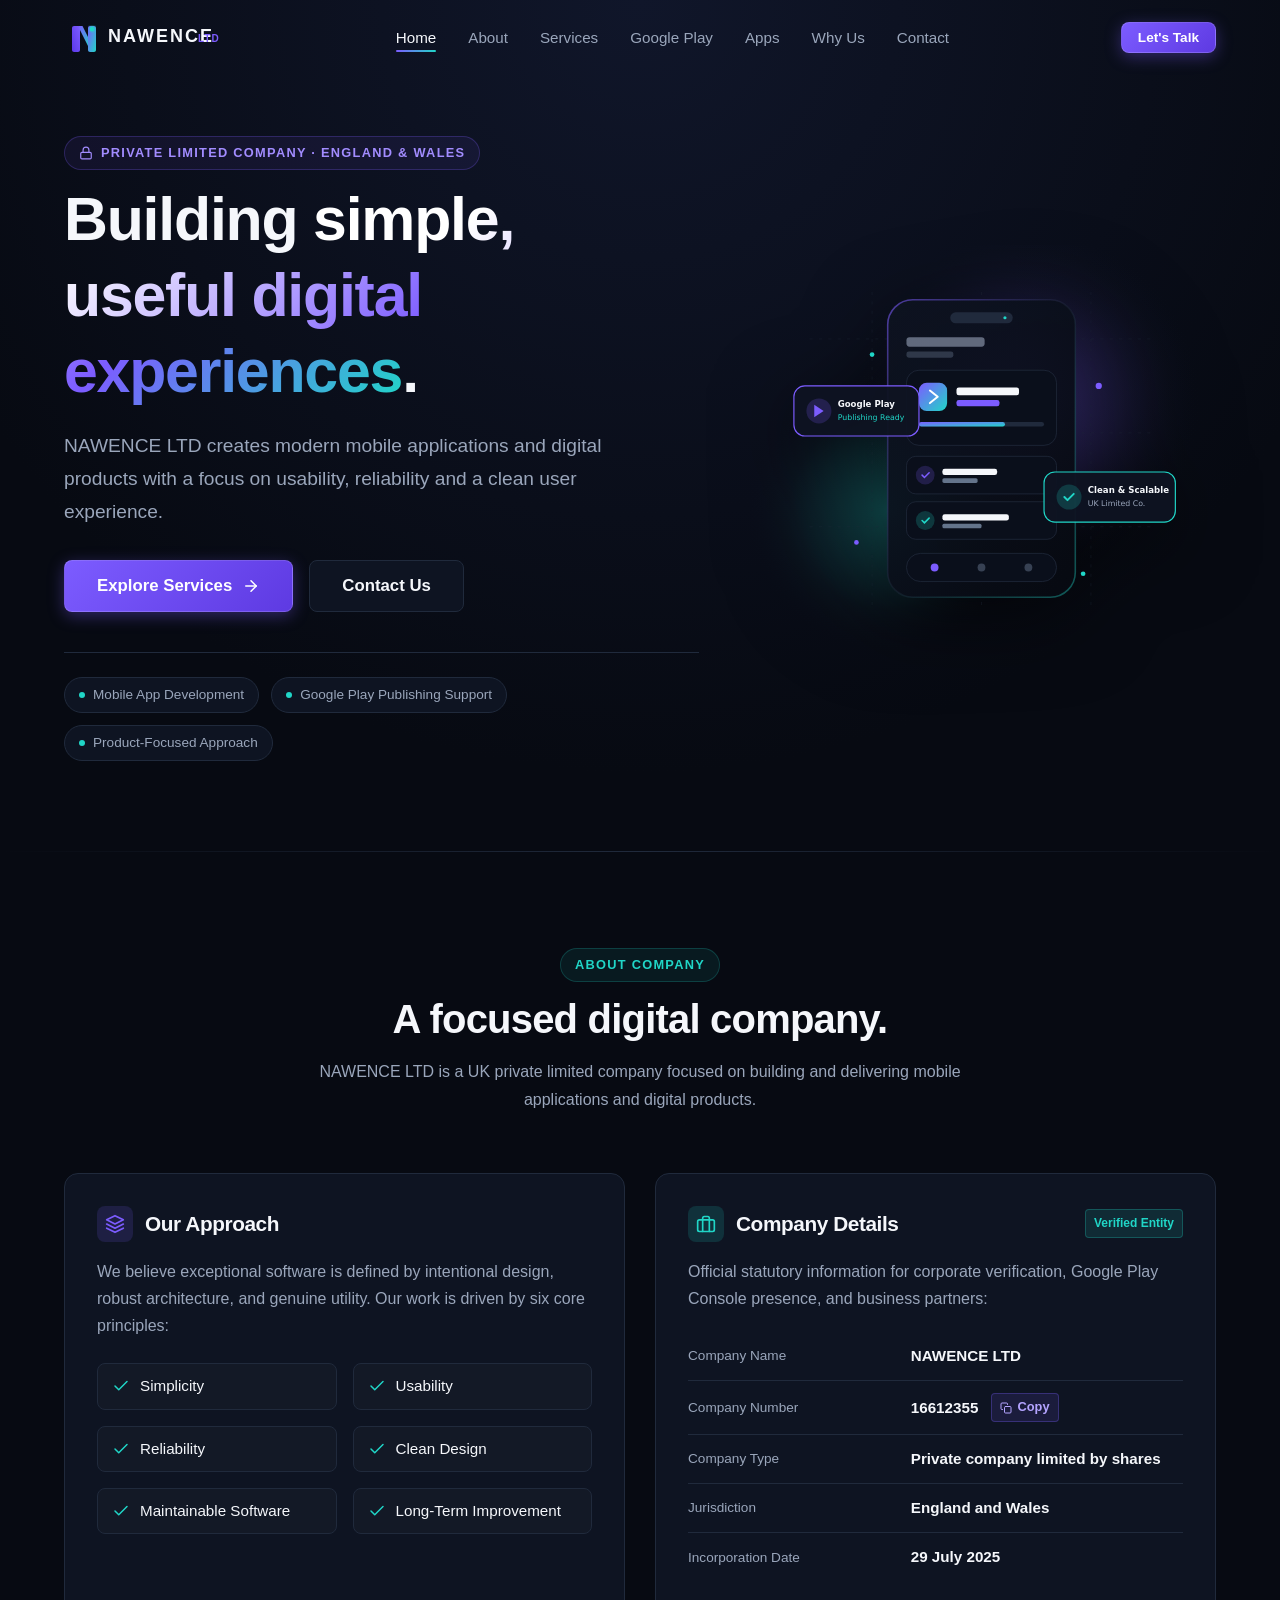
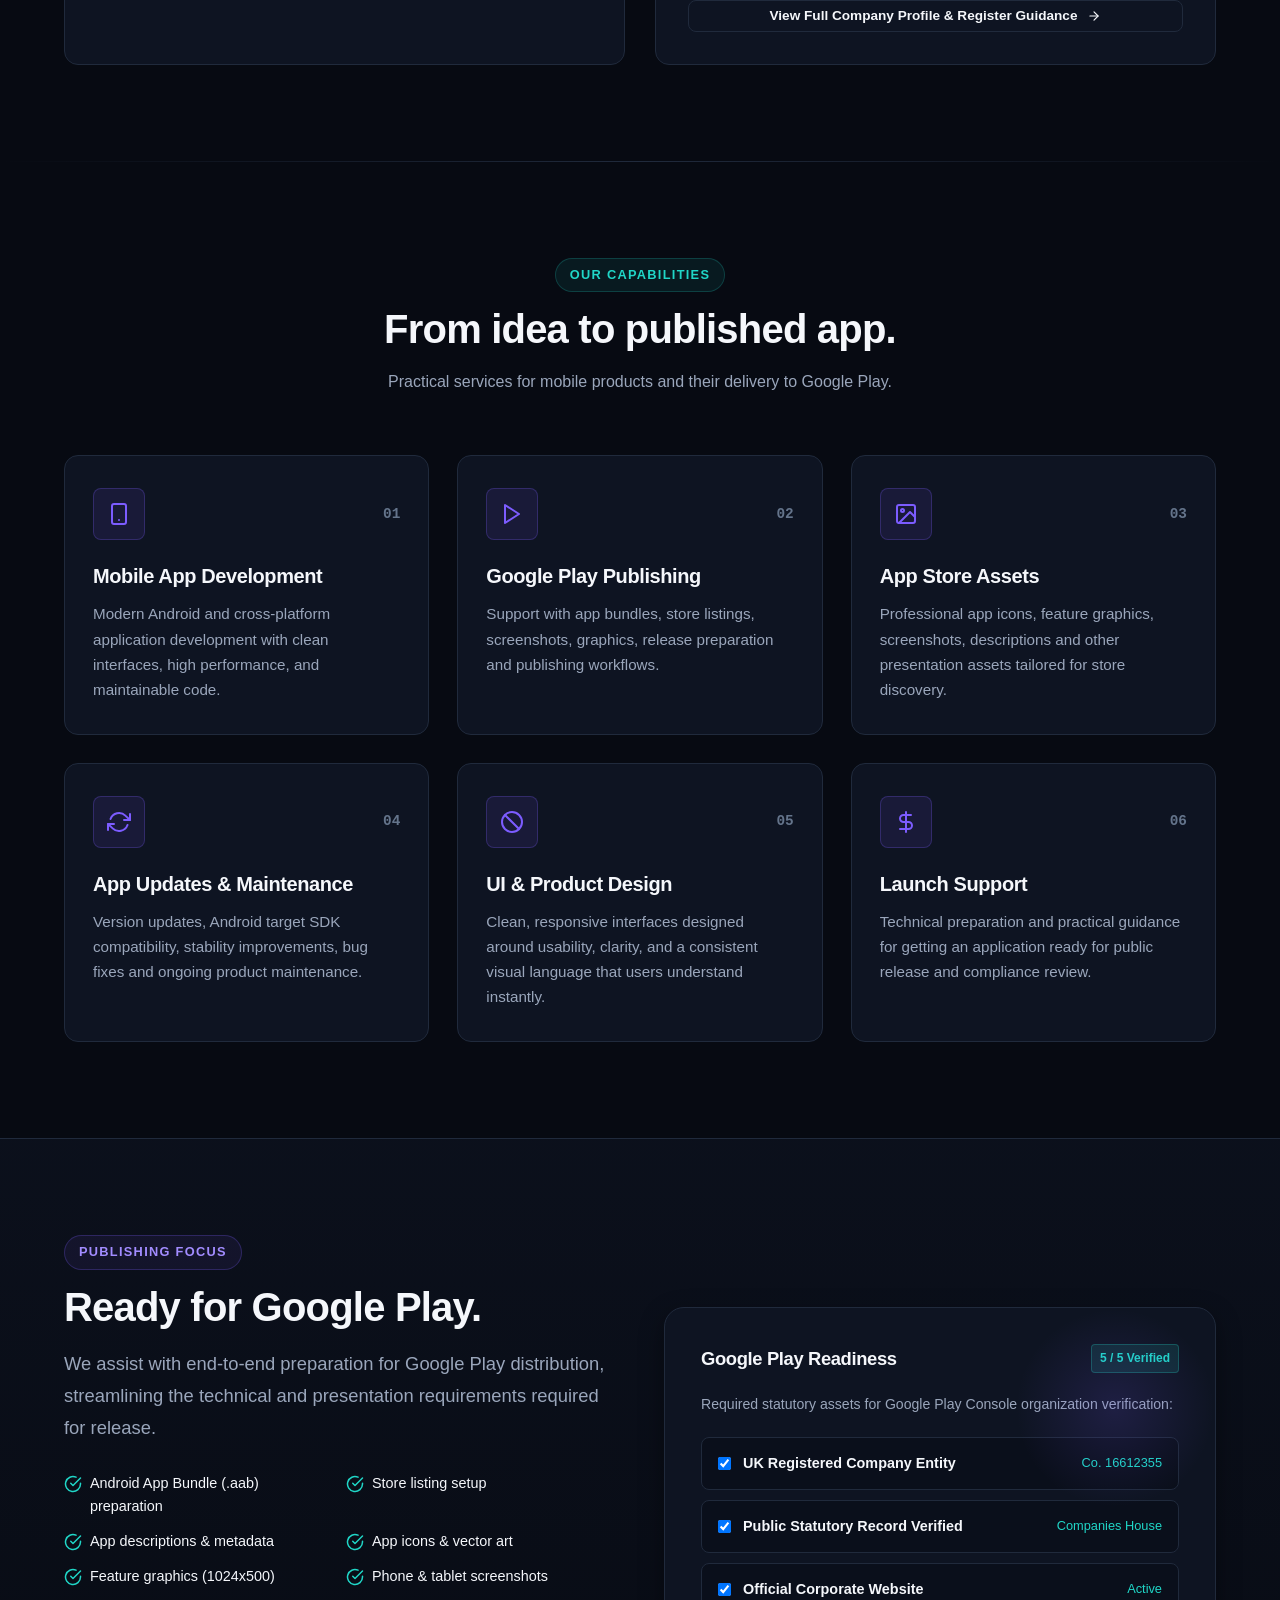
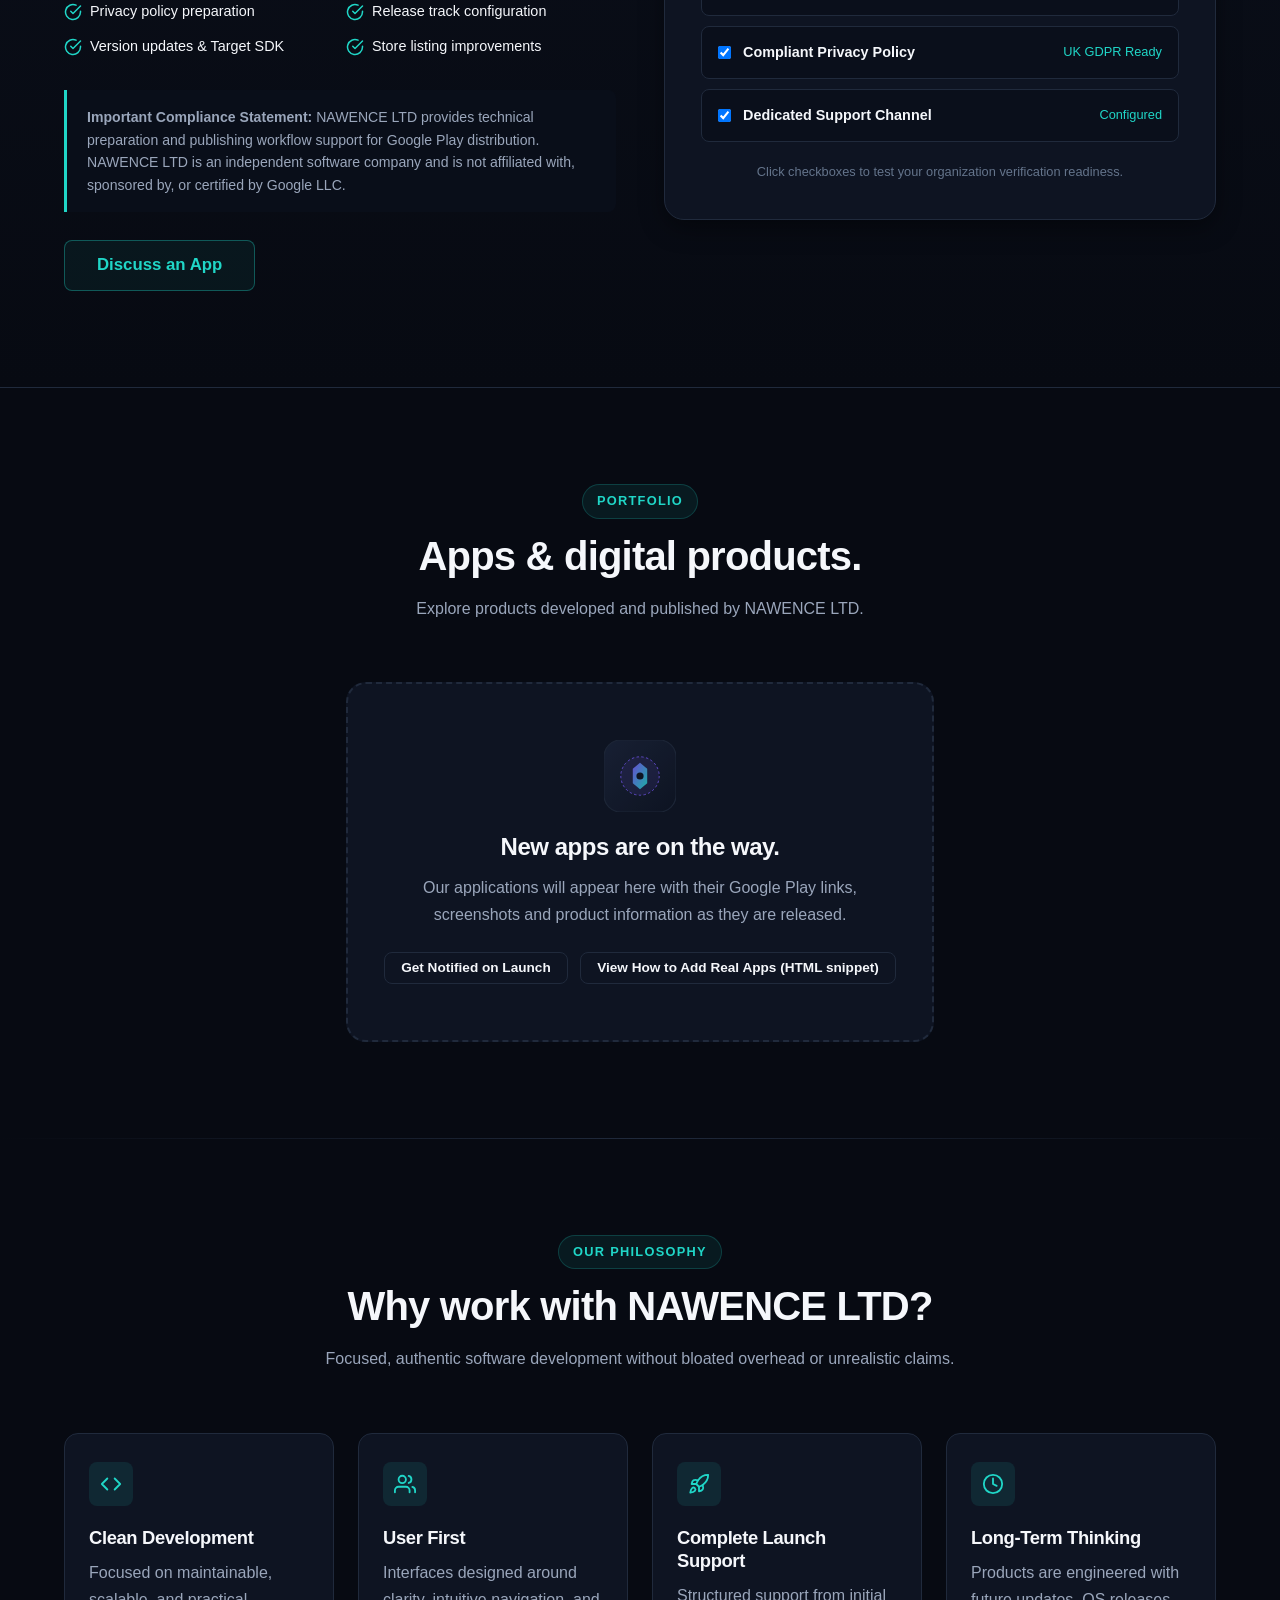
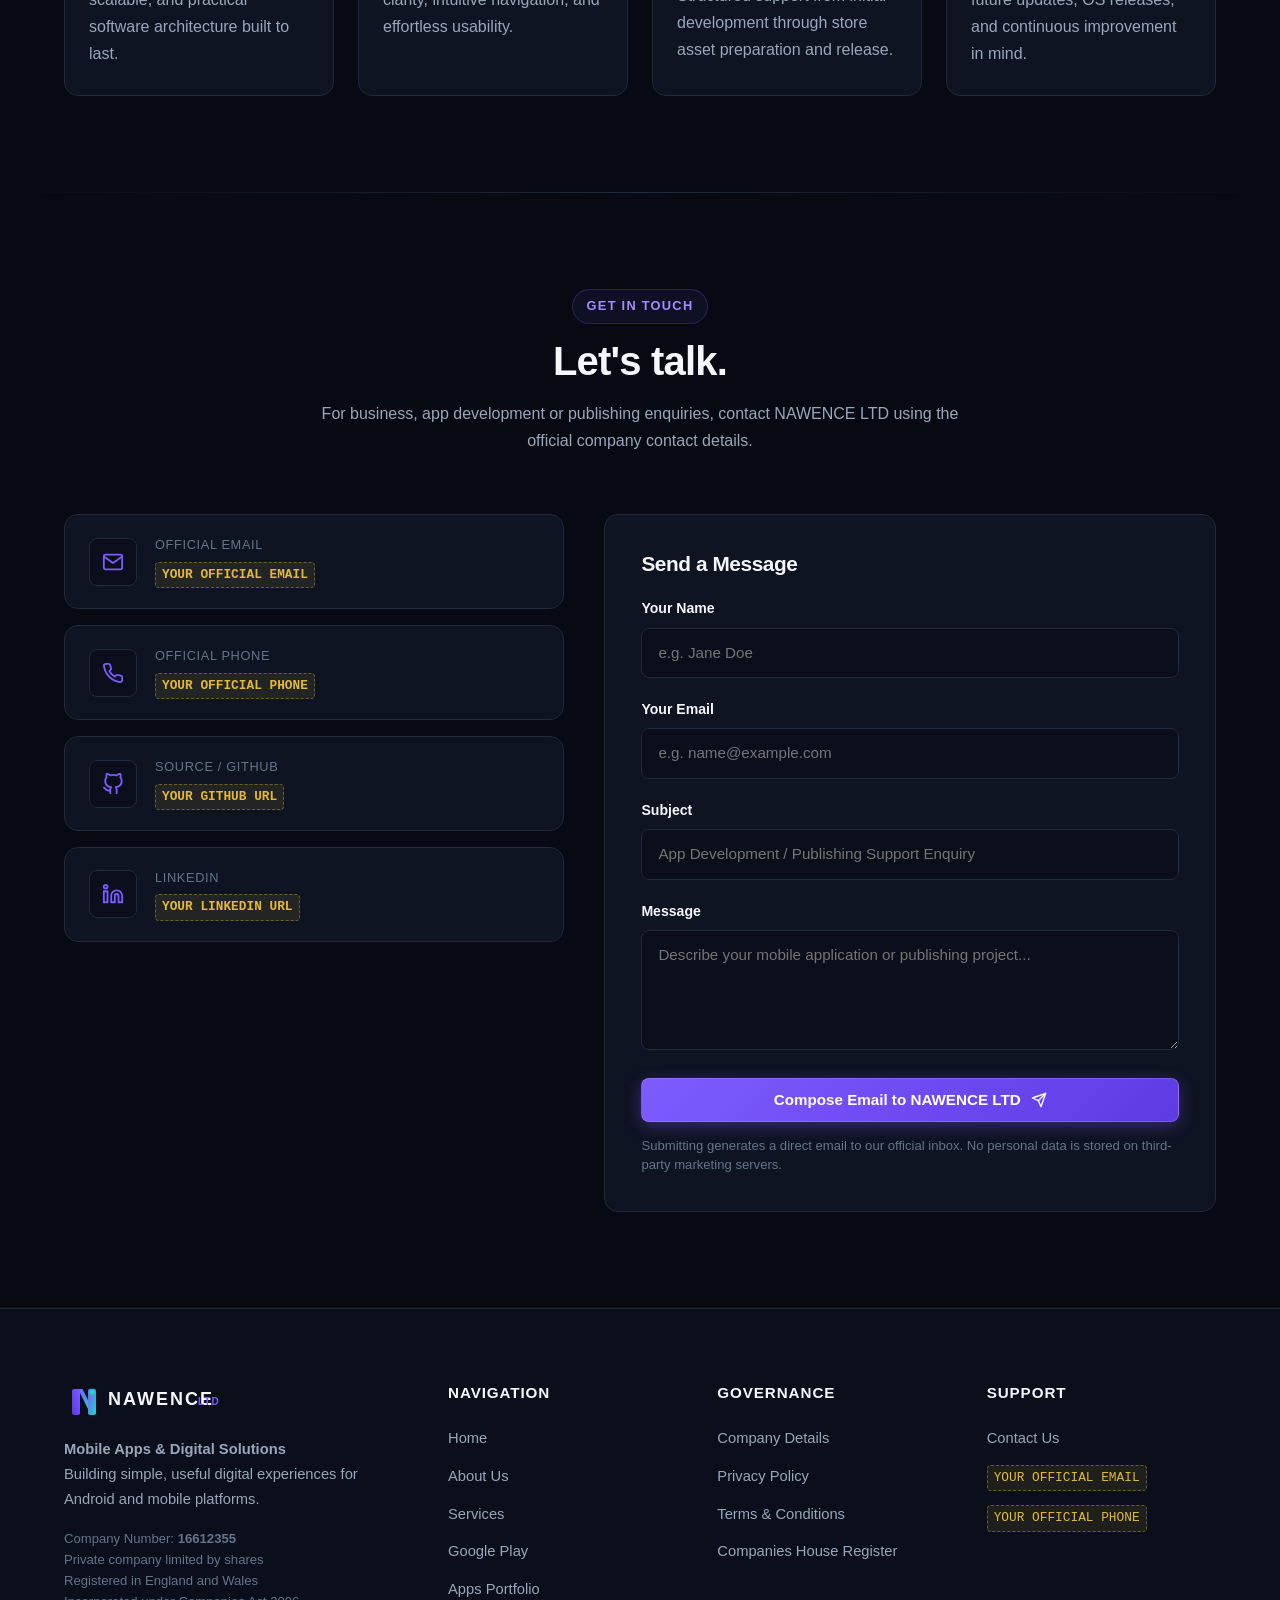
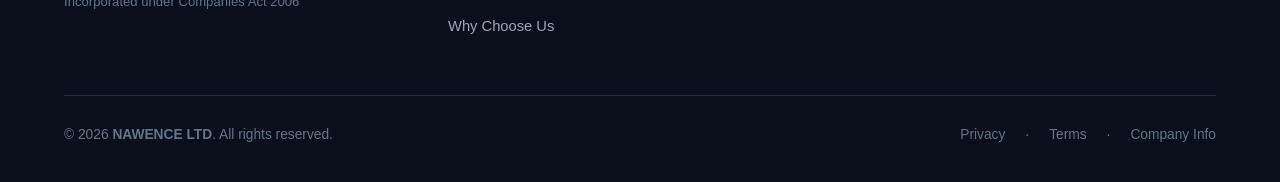
<file: nawence-ltd/index.html>
<!doctype html>
<html lang="en">
  <head>
    <meta charset="UTF-8" />
    <meta name="viewport" content="width=device-width, initial-scale=1.0" />
    
    <!-- Primary SEO Meta Tags -->
    <title>NAWENCE LTD | Mobile Apps &amp; Digital Solutions</title>
    <meta name="title" content="NAWENCE LTD | Mobile Apps &amp; Digital Solutions" />
    <meta name="description" content="NAWENCE LTD develops modern mobile applications and digital products, with support for Google Play publishing and app launch preparation." />
    <meta name="keywords" content="NAWENCE LTD, mobile app development, Android apps, Google Play publishing, digital products, UK software company" />
    <meta name="author" content="NAWENCE LTD" />
    <meta name="robots" content="index, follow" />

    <!-- Canonical URL Placeholder -->
    <link rel="canonical" href="YOUR WEBSITE URL" />

    <!-- Favicon & Touch Icons -->
    <link rel="icon" type="image/svg+xml" href="assets/favicon.svg" />
    <link rel="apple-touch-icon" href="assets/favicon.svg" />

    <!-- Open Graph / Facebook -->
    <meta property="og:type" content="website" />
    <meta property="og:url" content="YOUR WEBSITE URL" />
    <meta property="og:title" content="NAWENCE LTD | Mobile Apps &amp; Digital Solutions" />
    <meta property="og:description" content="NAWENCE LTD creates modern mobile applications and digital products with a focus on usability, reliability and a clean user experience." />
    <meta property="og:image" content="assets/logo.svg" />

    <!-- Twitter -->
    <meta property="twitter:card" content="summary_large_image" />
    <meta property="twitter:url" content="YOUR WEBSITE URL" />
    <meta property="twitter:title" content="NAWENCE LTD | Mobile Apps &amp; Digital Solutions" />
    <meta property="twitter:description" content="NAWENCE LTD creates modern mobile applications and digital products with a focus on usability, reliability and a clean user experience." />
    <meta property="twitter:image" content="assets/logo.svg" />

    <!-- Stylesheet -->
    <link rel="stylesheet" href="style.css" />
  </head>
  <body>
    <!-- Skip to main content for accessibility -->
    <a href="#main-content" class="skip-link">Skip to main content</a>

    <!-- Sticky Navigation Header -->
    <header class="site-header" id="header">
      <div class="container">
        <div class="nav-wrapper">
          <!-- Brand Logo -->
          <a href="index.html" class="brand-link" aria-label="NAWENCE LTD Homepage">
            <img src="assets/logo.svg" alt="NAWENCE LTD Logo" width="160" height="40" />
          </a>

          <!-- Desktop Navigation -->
          <nav aria-label="Main Navigation">
            <ul class="nav-menu">
              <li><a href="#home" class="nav-link active">Home</a></li>
              <li><a href="#about" class="nav-link">About</a></li>
              <li><a href="#services" class="nav-link">Services</a></li>
              <li><a href="#google-play" class="nav-link">Google Play</a></li>
              <li><a href="#apps" class="nav-link">Apps</a></li>
              <li><a href="#why-us" class="nav-link">Why Us</a></li>
              <li><a href="#contact" class="nav-link">Contact</a></li>
            </ul>
          </nav>

          <!-- Desktop CTA -->
          <div class="nav-actions">
            <a href="#contact" class="btn btn-primary btn-sm">Let's Talk</a>
            <!-- Mobile Menu Toggle Button -->
            <button class="mobile-toggle" aria-label="Open Navigation Menu" aria-expanded="false" aria-controls="mobile-drawer">
              <svg width="22" height="22" viewBox="0 0 24 24" fill="none" stroke="currentColor" stroke-width="2" stroke-linecap="round" stroke-linejoin="round">
                <line x1="3" y1="12" x2="21" y2="12"></line>
                <line x1="3" y1="6" x2="21" y2="6"></line>
                <line x1="3" y1="18" x2="21" y2="18"></line>
              </svg>
            </button>
          </div>
        </div>
      </div>
    </header>

    <!-- Mobile Navigation Drawer Overlay -->
    <div class="mobile-nav-overlay" aria-hidden="true"></div>

    <!-- Mobile Navigation Drawer -->
    <aside class="mobile-nav-drawer" id="mobile-drawer" aria-label="Mobile Navigation">
      <div>
        <div class="mobile-nav-header">
          <img src="assets/logo.svg" alt="NAWENCE LTD Logo" width="140" height="35" />
          <button class="mobile-toggle mobile-nav-close" aria-label="Close Navigation Menu">
            <svg width="20" height="20" viewBox="0 0 24 24" fill="none" stroke="currentColor" stroke-width="2" stroke-linecap="round" stroke-linejoin="round">
              <line x1="18" y1="6" x2="6" y2="18"></line>
              <line x1="6" y1="6" x2="18" y2="18"></line>
            </svg>
          </button>
        </div>
        <ul class="mobile-nav-links">
          <li><a href="#home" class="nav-link">Home</a></li>
          <li><a href="#about" class="nav-link">About</a></li>
          <li><a href="#services" class="nav-link">Services</a></li>
          <li><a href="#google-play" class="nav-link">Google Play</a></li>
          <li><a href="#apps" class="nav-link">Apps</a></li>
          <li><a href="#why-us" class="nav-link">Why Us</a></li>
          <li><a href="#contact" class="nav-link">Contact</a></li>
          <li><a href="company.html" class="nav-link">Company Details</a></li>
          <li><a href="privacy.html" class="nav-link">Privacy Policy</a></li>
          <li><a href="terms.html" class="nav-link">Terms &amp; Conditions</a></li>
        </ul>
      </div>
      <div>
        <a href="#contact" class="btn btn-primary" style="width: 100%;">Let's Talk</a>
        <div style="margin-top: 16px; font-size: 0.78rem; color: var(--text-dim); text-align: center;">
          NAWENCE LTD · Co. No. 16612355
        </div>
      </div>
    </aside>

    <!-- Main Content Area -->
    <main id="main-content">

      <!-- 1. Hero Section -->
      <section class="hero-section" id="home">
        <div class="container">
          <div class="hero-grid">
            <div class="hero-content">
              <!-- Small Label -->
              <span class="eyebrow eyebrow-purple">
                <svg width="14" height="14" viewBox="0 0 24 24" fill="none" stroke="currentColor" stroke-width="2" stroke-linecap="round" stroke-linejoin="round">
                  <rect x="3" y="11" width="18" height="11" rx="2" ry="2"></rect>
                  <path d="M7 11V7a5 5 0 0 1 10 0v4"></path>
                </svg>
                PRIVATE LIMITED COMPANY · ENGLAND &amp; WALES
              </span>

              <!-- Main Headline -->
              <h1 class="hero-title">
                Building <span class="gradient-text">simple, useful digital experiences</span>.
              </h1>

              <!-- Supporting Text -->
              <p class="hero-description">
                NAWENCE LTD creates modern mobile applications and digital products with a focus on usability, reliability and a clean user experience.
              </p>

              <!-- Action CTAs -->
              <div class="hero-actions">
                <a href="#services" class="btn btn-primary btn-lg">
                  Explore Services
                  <svg width="18" height="18" viewBox="0 0 24 24" fill="none" stroke="currentColor" stroke-width="2" stroke-linecap="round" stroke-linejoin="round">
                    <line x1="5" y1="12" x2="19" y2="12"></line>
                    <polyline points="12 5 19 12 12 19"></polyline>
                  </svg>
                </a>
                <a href="#contact" class="btn btn-secondary btn-lg">Contact Us</a>
              </div>

              <!-- Three Trust / Feature Statements -->
              <div class="trust-badges">
                <div class="trust-badge-item">
                  <span class="trust-badge-dot"></span>
                  <span>Mobile App Development</span>
                </div>
                <div class="trust-badge-item">
                  <span class="trust-badge-dot"></span>
                  <span>Google Play Publishing Support</span>
                </div>
                <div class="trust-badge-item">
                  <span class="trust-badge-dot"></span>
                  <span>Product-Focused Approach</span>
                </div>
              </div>
            </div>

            <!-- Abstract Technology Visual -->
            <div class="hero-visual-wrapper">
              <img src="assets/images/tech-hero.svg" alt="NAWENCE LTD Abstract Mobile Interface &amp; Technology Graphic" class="hero-visual-img" width="600" height="520" />
            </div>
          </div>
        </div>
      </section>

      <hr class="section-divider" />

      <!-- 2. About Section -->
      <section class="section" id="about">
        <div class="container">
          <div class="section-header">
            <span class="eyebrow">About Company</span>
            <h2>A focused digital company.</h2>
            <p>
              NAWENCE LTD is a UK private limited company focused on building and delivering mobile applications and digital products.
            </p>
          </div>

          <div class="about-grid">
            <!-- Card 1: Our Approach -->
            <div class="card about-card">
              <div style="display: flex; align-items: center; gap: 12px; margin-bottom: 16px;">
                <div style="width: 36px; height: 36px; border-radius: 8px; background: rgba(124, 92, 255, 0.15); display: flex; align-items: center; justify-content: center; color: var(--primary-accent);">
                  <svg width="20" height="20" viewBox="0 0 24 24" fill="none" stroke="currentColor" stroke-width="2" stroke-linecap="round" stroke-linejoin="round">
                    <polygon points="12 2 2 7 12 12 22 7 12 2"></polygon>
                    <polyline points="2 17 12 22 22 17"></polyline>
                    <polyline points="2 12 12 17 22 12"></polyline>
                  </svg>
                </div>
                <h3>Our Approach</h3>
              </div>
              <p>
                We believe exceptional software is defined by intentional design, robust architecture, and genuine utility. Our work is driven by six core principles:
              </p>
              <ul class="about-list">
                <li class="about-list-item">
                  <svg width="18" height="18" viewBox="0 0 24 24" fill="none" stroke="currentColor" stroke-width="2" stroke-linecap="round" stroke-linejoin="round">
                    <polyline points="20 6 9 17 4 12"></polyline>
                  </svg>
                  <span>Simplicity</span>
                </li>
                <li class="about-list-item">
                  <svg width="18" height="18" viewBox="0 0 24 24" fill="none" stroke="currentColor" stroke-width="2" stroke-linecap="round" stroke-linejoin="round">
                    <polyline points="20 6 9 17 4 12"></polyline>
                  </svg>
                  <span>Usability</span>
                </li>
                <li class="about-list-item">
                  <svg width="18" height="18" viewBox="0 0 24 24" fill="none" stroke="currentColor" stroke-width="2" stroke-linecap="round" stroke-linejoin="round">
                    <polyline points="20 6 9 17 4 12"></polyline>
                  </svg>
                  <span>Reliability</span>
                </li>
                <li class="about-list-item">
                  <svg width="18" height="18" viewBox="0 0 24 24" fill="none" stroke="currentColor" stroke-width="2" stroke-linecap="round" stroke-linejoin="round">
                    <polyline points="20 6 9 17 4 12"></polyline>
                  </svg>
                  <span>Clean Design</span>
                </li>
                <li class="about-list-item">
                  <svg width="18" height="18" viewBox="0 0 24 24" fill="none" stroke="currentColor" stroke-width="2" stroke-linecap="round" stroke-linejoin="round">
                    <polyline points="20 6 9 17 4 12"></polyline>
                  </svg>
                  <span>Maintainable Software</span>
                </li>
                <li class="about-list-item">
                  <svg width="18" height="18" viewBox="0 0 24 24" fill="none" stroke="currentColor" stroke-width="2" stroke-linecap="round" stroke-linejoin="round">
                    <polyline points="20 6 9 17 4 12"></polyline>
                  </svg>
                  <span>Long-Term Improvement</span>
                </li>
              </ul>
            </div>

            <!-- Card 2: Company Details -->
            <div class="card about-card">
              <div style="display: flex; align-items: center; justify-content: space-between; margin-bottom: 16px;">
                <div style="display: flex; align-items: center; gap: 12px;">
                  <div style="width: 36px; height: 36px; border-radius: 8px; background: rgba(32, 214, 199, 0.15); display: flex; align-items: center; justify-content: center; color: var(--secondary-accent);">
                    <svg width="20" height="20" viewBox="0 0 24 24" fill="none" stroke="currentColor" stroke-width="2" stroke-linecap="round" stroke-linejoin="round">
                      <rect x="2" y="7" width="20" height="14" rx="2" ry="2"></rect>
                      <path d="M16 21V5a2 2 0 0 0-2-2h-4a2 2 0 0 0-2 2v16"></path>
                    </svg>
                  </div>
                  <h3>Company Details</h3>
                </div>
                <span class="checklist-badge">Verified Entity</span>
              </div>
              <p>
                Official statutory information for corporate verification, Google Play Console presence, and business partners:
              </p>
              
              <table class="company-meta-table">
                <tbody>
                  <tr>
                    <th>Company Name</th>
                    <td>NAWENCE LTD</td>
                  </tr>
                  <tr>
                    <th>Company Number</th>
                    <td>
                      16612355
                      <button class="copy-badge-btn" data-copy="16612355" data-copy-label="Company Number Copied!" title="Copy Company Number">
                        <svg width="12" height="12" viewBox="0 0 24 24" fill="none" stroke="currentColor" stroke-width="2" stroke-linecap="round" stroke-linejoin="round">
                          <rect x="9" y="9" width="13" height="13" rx="2" ry="2"></rect>
                          <path d="M5 15H4a2 2 0 0 1-2-2V4a2 2 0 0 1 2-2h9a2 2 0 0 1 2 2v1"></path>
                        </svg>
                        Copy
                      </button>
                    </td>
                  </tr>
                  <tr>
                    <th>Company Type</th>
                    <td>Private company limited by shares</td>
                  </tr>
                  <tr>
                    <th>Jurisdiction</th>
                    <td>England and Wales</td>
                  </tr>
                  <tr>
                    <th>Incorporation Date</th>
                    <td>29 July 2025</td>
                  </tr>
                </tbody>
              </table>

              <div style="margin-top: auto; padding-top: 18px;">
                <a href="company.html" class="btn btn-secondary btn-sm" style="width: 100%;">
                  View Full Company Profile &amp; Register Guidance
                  <svg width="14" height="14" viewBox="0 0 24 24" fill="none" stroke="currentColor" stroke-width="2" stroke-linecap="round" stroke-linejoin="round">
                    <line x1="5" y1="12" x2="19" y2="12"></line>
                    <polyline points="12 5 19 12 12 19"></polyline>
                  </svg>
                </a>
              </div>
            </div>
          </div>
        </div>
      </section>

      <hr class="section-divider" />

      <!-- 3. Services Section (6 Cards) -->
      <section class="section" id="services">
        <div class="container">
          <div class="section-header">
            <span class="eyebrow">Our Capabilities</span>
            <h2>From idea to published app.</h2>
            <p>
              Practical services for mobile products and their delivery to Google Play.
            </p>
          </div>

          <div class="services-grid">
            <!-- Service 1: Mobile App Development -->
            <article class="service-card">
              <div class="service-card-top">
                <div class="service-icon-box">
                  <svg width="24" height="24" viewBox="0 0 24 24" fill="none" stroke="currentColor" stroke-width="2" stroke-linecap="round" stroke-linejoin="round">
                    <rect x="5" y="2" width="14" height="20" rx="2" ry="2"></rect>
                    <line x1="12" y1="18" x2="12.01" y2="18"></line>
                  </svg>
                </div>
                <span class="service-number">01</span>
              </div>
              <h3 class="service-title">Mobile App Development</h3>
              <p class="service-description">
                Modern Android and cross-platform application development with clean interfaces, high performance, and maintainable code.
              </p>
            </article>

            <!-- Service 2: Google Play Publishing -->
            <article class="service-card">
              <div class="service-card-top">
                <div class="service-icon-box">
                  <svg width="24" height="24" viewBox="0 0 24 24" fill="none" stroke="currentColor" stroke-width="2" stroke-linecap="round" stroke-linejoin="round">
                    <polygon points="5 3 19 12 5 21 5 3"></polygon>
                  </svg>
                </div>
                <span class="service-number">02</span>
              </div>
              <h3 class="service-title">Google Play Publishing</h3>
              <p class="service-description">
                Support with app bundles, store listings, screenshots, graphics, release preparation and publishing workflows.
              </p>
            </article>

            <!-- Service 3: App Store Assets -->
            <article class="service-card">
              <div class="service-card-top">
                <div class="service-icon-box">
                  <svg width="24" height="24" viewBox="0 0 24 24" fill="none" stroke="currentColor" stroke-width="2" stroke-linecap="round" stroke-linejoin="round">
                    <rect x="3" y="3" width="18" height="18" rx="2" ry="2"></rect>
                    <circle cx="8.5" cy="8.5" r="1.5"></circle>
                    <polyline points="21 15 16 10 5 21"></polyline>
                  </svg>
                </div>
                <span class="service-number">03</span>
              </div>
              <h3 class="service-title">App Store Assets</h3>
              <p class="service-description">
                Professional app icons, feature graphics, screenshots, descriptions and other presentation assets tailored for store discovery.
              </p>
            </article>

            <!-- Service 4: App Updates & Maintenance -->
            <article class="service-card">
              <div class="service-card-top">
                <div class="service-icon-box">
                  <svg width="24" height="24" viewBox="0 0 24 24" fill="none" stroke="currentColor" stroke-width="2" stroke-linecap="round" stroke-linejoin="round">
                    <polyline points="23 4 23 10 17 10"></polyline>
                    <polyline points="1 20 1 14 7 14"></polyline>
                    <path d="M3.51 9a9 9 0 0 1 14.85-3.36L23 10M1 14l4.64 4.36A9 9 0 0 0 20.49 15"></path>
                  </svg>
                </div>
                <span class="service-number">04</span>
              </div>
              <h3 class="service-title">App Updates &amp; Maintenance</h3>
              <p class="service-description">
                Version updates, Android target SDK compatibility, stability improvements, bug fixes and ongoing product maintenance.
              </p>
            </article>

            <!-- Service 5: UI & Product Design -->
            <article class="service-card">
              <div class="service-card-top">
                <div class="service-icon-box">
                  <svg width="24" height="24" viewBox="0 0 24 24" fill="none" stroke="currentColor" stroke-width="2" stroke-linecap="round" stroke-linejoin="round">
                    <circle cx="12" cy="12" r="10"></circle>
                    <line x1="4.93" y1="4.93" x2="19.07" y2="19.07"></line>
                  </svg>
                </div>
                <span class="service-number">05</span>
              </div>
              <h3 class="service-title">UI &amp; Product Design</h3>
              <p class="service-description">
                Clean, responsive interfaces designed around usability, clarity, and a consistent visual language that users understand instantly.
              </p>
            </article>

            <!-- Service 6: Launch Support -->
            <article class="service-card">
              <div class="service-card-top">
                <div class="service-icon-box">
                  <svg width="24" height="24" viewBox="0 0 24 24" fill="none" stroke="currentColor" stroke-width="2" stroke-linecap="round" stroke-linejoin="round">
                    <path d="M12 2v20M17 5H9.5a3.5 3.5 0 0 0 0 7h5a3.5 3.5 0 0 1 0 7H6"></path>
                  </svg>
                </div>
                <span class="service-number">06</span>
              </div>
              <h3 class="service-title">Launch Support</h3>
              <p class="service-description">
                Technical preparation and practical guidance for getting an application ready for public release and compliance review.
              </p>
            </article>
          </div>
        </div>
      </section>

      <!-- 4. Dedicated Google Play Services Section -->
      <section class="section gp-section" id="google-play">
        <div class="container">
          <div class="gp-grid">
            <div>
              <span class="eyebrow eyebrow-purple">Publishing Focus</span>
              <h2>Ready for Google Play.</h2>
              <p class="lead" style="margin-top: 16px;">
                We assist with end-to-end preparation for Google Play distribution, streamlining the technical and presentation requirements required for release.
              </p>

              <!-- 10 Detailed Points -->
              <div class="gp-support-points">
                <div class="gp-point">
                  <svg width="18" height="18" viewBox="0 0 24 24" fill="none" stroke="currentColor" stroke-width="2" stroke-linecap="round" stroke-linejoin="round">
                    <path d="M22 11.08V12a10 10 0 1 1-5.93-9.14"></path>
                    <polyline points="22 4 12 14.01 9 11.01"></polyline>
                  </svg>
                  <span>Android App Bundle (.aab) preparation</span>
                </div>
                <div class="gp-point">
                  <svg width="18" height="18" viewBox="0 0 24 24" fill="none" stroke="currentColor" stroke-width="2" stroke-linecap="round" stroke-linejoin="round">
                    <path d="M22 11.08V12a10 10 0 1 1-5.93-9.14"></path>
                    <polyline points="22 4 12 14.01 9 11.01"></polyline>
                  </svg>
                  <span>Store listing setup</span>
                </div>
                <div class="gp-point">
                  <svg width="18" height="18" viewBox="0 0 24 24" fill="none" stroke="currentColor" stroke-width="2" stroke-linecap="round" stroke-linejoin="round">
                    <path d="M22 11.08V12a10 10 0 1 1-5.93-9.14"></path>
                    <polyline points="22 4 12 14.01 9 11.01"></polyline>
                  </svg>
                  <span>App descriptions &amp; metadata</span>
                </div>
                <div class="gp-point">
                  <svg width="18" height="18" viewBox="0 0 24 24" fill="none" stroke="currentColor" stroke-width="2" stroke-linecap="round" stroke-linejoin="round">
                    <path d="M22 11.08V12a10 10 0 1 1-5.93-9.14"></path>
                    <polyline points="22 4 12 14.01 9 11.01"></polyline>
                  </svg>
                  <span>App icons &amp; vector art</span>
                </div>
                <div class="gp-point">
                  <svg width="18" height="18" viewBox="0 0 24 24" fill="none" stroke="currentColor" stroke-width="2" stroke-linecap="round" stroke-linejoin="round">
                    <path d="M22 11.08V12a10 10 0 1 1-5.93-9.14"></path>
                    <polyline points="22 4 12 14.01 9 11.01"></polyline>
                  </svg>
                  <span>Feature graphics (1024x500)</span>
                </div>
                <div class="gp-point">
                  <svg width="18" height="18" viewBox="0 0 24 24" fill="none" stroke="currentColor" stroke-width="2" stroke-linecap="round" stroke-linejoin="round">
                    <path d="M22 11.08V12a10 10 0 1 1-5.93-9.14"></path>
                    <polyline points="22 4 12 14.01 9 11.01"></polyline>
                  </svg>
                  <span>Phone &amp; tablet screenshots</span>
                </div>
                <div class="gp-point">
                  <svg width="18" height="18" viewBox="0 0 24 24" fill="none" stroke="currentColor" stroke-width="2" stroke-linecap="round" stroke-linejoin="round">
                    <path d="M22 11.08V12a10 10 0 1 1-5.93-9.14"></path>
                    <polyline points="22 4 12 14.01 9 11.01"></polyline>
                  </svg>
                  <span>Privacy policy preparation</span>
                </div>
                <div class="gp-point">
                  <svg width="18" height="18" viewBox="0 0 24 24" fill="none" stroke="currentColor" stroke-width="2" stroke-linecap="round" stroke-linejoin="round">
                    <path d="M22 11.08V12a10 10 0 1 1-5.93-9.14"></path>
                    <polyline points="22 4 12 14.01 9 11.01"></polyline>
                  </svg>
                  <span>Release track configuration</span>
                </div>
                <div class="gp-point">
                  <svg width="18" height="18" viewBox="0 0 24 24" fill="none" stroke="currentColor" stroke-width="2" stroke-linecap="round" stroke-linejoin="round">
                    <path d="M22 11.08V12a10 10 0 1 1-5.93-9.14"></path>
                    <polyline points="22 4 12 14.01 9 11.01"></polyline>
                  </svg>
                  <span>Version updates &amp; Target SDK</span>
                </div>
                <div class="gp-point">
                  <svg width="18" height="18" viewBox="0 0 24 24" fill="none" stroke="currentColor" stroke-width="2" stroke-linecap="round" stroke-linejoin="round">
                    <path d="M22 11.08V12a10 10 0 1 1-5.93-9.14"></path>
                    <polyline points="22 4 12 14.01 9 11.01"></polyline>
                  </svg>
                  <span>Store listing improvements</span>
                </div>
              </div>

              <!-- Required Compliance Notice -->
              <div class="gp-compliance-note">
                <strong>Important Compliance Statement:</strong> NAWENCE LTD provides technical preparation and publishing workflow support for Google Play distribution. NAWENCE LTD is an independent software company and is not affiliated with, sponsored by, or certified by Google LLC.
              </div>

              <div style="margin-top: 28px;">
                <a href="#contact" class="btn btn-outline-cyan btn-lg">Discuss an App</a>
              </div>
            </div>

            <!-- Interactive Verification / Publishing Readiness Box -->
            <div class="gp-card-interactive">
              <div style="display: flex; justify-content: space-between; align-items: center; margin-bottom: 20px;">
                <h3 style="font-size: 1.15rem;">Google Play Readiness</h3>
                <span id="readiness-count" class="checklist-badge">5 / 5 Verified</span>
              </div>
              <p style="font-size: 0.88rem; margin-bottom: 20px;">
                Required statutory assets for Google Play Console organization verification:
              </p>

              <label class="checklist-step" style="cursor: pointer;">
                <span class="checklist-step-name">
                  <input type="checkbox" class="checklist-checkbox" checked />
                  <span>UK Registered Company Entity</span>
                </span>
                <span style="font-size: 0.8rem; color: var(--secondary-accent);">Co. 16612355</span>
              </label>

              <label class="checklist-step" style="cursor: pointer;">
                <span class="checklist-step-name">
                  <input type="checkbox" class="checklist-checkbox" checked />
                  <span>Public Statutory Record Verified</span>
                </span>
                <span style="font-size: 0.8rem; color: var(--secondary-accent);">Companies House</span>
              </label>

              <label class="checklist-step" style="cursor: pointer;">
                <span class="checklist-step-name">
                  <input type="checkbox" class="checklist-checkbox" checked />
                  <span>Official Corporate Website</span>
                </span>
                <span style="font-size: 0.8rem; color: var(--secondary-accent);">Active</span>
              </label>

              <label class="checklist-step" style="cursor: pointer;">
                <span class="checklist-step-name">
                  <input type="checkbox" class="checklist-checkbox" checked />
                  <span>Compliant Privacy Policy</span>
                </span>
                <span style="font-size: 0.8rem; color: var(--secondary-accent);">UK GDPR Ready</span>
              </label>

              <label class="checklist-step" style="cursor: pointer;">
                <span class="checklist-step-name">
                  <input type="checkbox" class="checklist-checkbox" checked />
                  <span>Dedicated Support Channel</span>
                </span>
                <span style="font-size: 0.8rem; color: var(--secondary-accent);">Configured</span>
              </label>

              <div style="margin-top: 20px; font-size: 0.8rem; color: var(--text-dim); text-align: center;">
                Click checkboxes to test your organization verification readiness.
              </div>
            </div>
          </div>
        </div>
      </section>

      <!-- 5. Apps / Portfolio Section -->
      <section class="section" id="apps">
        <div class="container">
          <div class="section-header">
            <span class="eyebrow">Portfolio</span>
            <h2>Apps &amp; digital products.</h2>
            <p>
              Explore products developed and published by NAWENCE LTD.
            </p>
          </div>

          <div class="apps-container">
            <!-- Professional Empty / Coming Soon State -->
            <div class="app-empty-state">
              <img src="assets/images/app-placeholder.svg" alt="App placeholder icon" class="app-empty-icon" />
              <h3>New apps are on the way.</h3>
              <p>
                Our applications will appear here with their Google Play links, screenshots and product information as they are released.
              </p>
              <div>
                <a href="#contact" class="btn btn-secondary btn-sm">Get Notified on Launch</a>
                <button type="button" id="toggle-app-code-btn" class="btn btn-secondary btn-sm" style="margin-left: 8px;">
                  View How to Add Real Apps (HTML snippet)
                </button>
              </div>

              <!-- Reusable Template Helper for Developer -->
              <div id="app-code-snippet" class="developer-hint-box" style="display: none;">
                <p style="margin-bottom: 8px; font-weight: 600; color: var(--text-main);">
                  Developer Guide: Copy and paste this snippet inside <code>&lt;div class="apps-container"&gt;</code> when publishing an app:
                </p>
                <pre style="background: var(--bg-main); padding: 12px; border-radius: 6px; overflow-x: auto; font-size: 0.78rem; color: #B4A4FF;"><code>&lt;article class="app-card"&gt;
  &lt;div class="app-icon-wrapper"&gt;
    &lt;img src="assets/images/your-app-icon.png" alt="App Name Icon" class="app-icon-img" /&gt;
  &lt;/div&gt;
  &lt;div class="app-info"&gt;
    &lt;span class="app-category-tag"&gt;Productivity / Utilities&lt;/span&gt;
    &lt;h4&gt;Your App Name&lt;/h4&gt;
    &lt;p&gt;Short description of what the application does and its core benefits.&lt;/p&gt;
    &lt;div class="app-feature-pills"&gt;
      &lt;span class="app-feature-pill"&gt;Android 14+&lt;/span&gt;
      &lt;span class="app-feature-pill"&gt;Offline Capable&lt;/span&gt;
      &lt;span class="app-feature-pill"&gt;Clean UI&lt;/span&gt;
    &lt;/div&gt;
  &lt;/div&gt;
  &lt;div&gt;
    &lt;a href="YOUR_GOOGLE_PLAY_STORE_URL" target="_blank" rel="noopener" class="btn btn-primary btn-sm"&gt;
      Get it on Google Play
    &lt;/a&gt;
  &lt;/div&gt;
&lt;/article&gt;</code></pre>
              </div>
            </div>
          </div>
        </div>
      </section>

      <hr class="section-divider" />

      <!-- 6. Why Choose NAWENCE Section (4 Points) -->
      <section class="section" id="why-us">
        <div class="container">
          <div class="section-header">
            <span class="eyebrow">Our Philosophy</span>
            <h2>Why work with NAWENCE LTD?</h2>
            <p>
              Focused, authentic software development without bloated overhead or unrealistic claims.
            </p>
          </div>

          <div class="why-grid">
            <!-- Point 1: Clean Development -->
            <div class="why-card">
              <div class="why-icon-wrap">
                <svg width="22" height="22" viewBox="0 0 24 24" fill="none" stroke="currentColor" stroke-width="2" stroke-linecap="round" stroke-linejoin="round">
                  <polyline points="16 18 22 12 16 6"></polyline>
                  <polyline points="8 6 2 12 8 18"></polyline>
                </svg>
              </div>
              <h3>Clean Development</h3>
              <p>
                Focused on maintainable, scalable, and practical software architecture built to last.
              </p>
            </div>

            <!-- Point 2: User First -->
            <div class="why-card">
              <div class="why-icon-wrap">
                <svg width="22" height="22" viewBox="0 0 24 24" fill="none" stroke="currentColor" stroke-width="2" stroke-linecap="round" stroke-linejoin="round">
                  <path d="M17 21v-2a4 4 0 0 0-4-4H5a4 4 0 0 0-4 4v2"></path>
                  <circle cx="9" cy="7" r="4"></circle>
                  <path d="M23 21v-2a4 4 0 0 0-3-3.87"></path>
                  <path d="M16 3.13a4 4 0 0 1 0 7.75"></path>
                </svg>
              </div>
              <h3>User First</h3>
              <p>
                Interfaces designed around clarity, intuitive navigation, and effortless usability.
              </p>
            </div>

            <!-- Point 3: Complete Launch Support -->
            <div class="why-card">
              <div class="why-icon-wrap">
                <svg width="22" height="22" viewBox="0 0 24 24" fill="none" stroke="currentColor" stroke-width="2" stroke-linecap="round" stroke-linejoin="round">
                  <path d="M4.5 16.5c-1.5 1.26-2 5-2 5s3.74-.5 5-2c.71-.84.7-2.13-.09-2.91a2.18 2.18 0 0 0-2.91-.09z"></path>
                  <path d="m12 15-3-3a22 22 0 0 1 2-3.95A12.88 12.88 0 0 1 22 2c0 2.72-.78 7.5-6 11a22.35 22.35 0 0 1-4 2z"></path>
                  <path d="M9 12H4s.55-3.03 2-4c1.62-1.08 5 0 5 0"></path>
                  <path d="M12 15v5s3.03-.55 4-2c1.08-1.62 0-5 0-5"></path>
                </svg>
              </div>
              <h3>Complete Launch Support</h3>
              <p>
                Structured support from initial development through store asset preparation and release.
              </p>
            </div>

            <!-- Point 4: Long-Term Thinking -->
            <div class="why-card">
              <div class="why-icon-wrap">
                <svg width="22" height="22" viewBox="0 0 24 24" fill="none" stroke="currentColor" stroke-width="2" stroke-linecap="round" stroke-linejoin="round">
                  <circle cx="12" cy="12" r="10"></circle>
                  <polyline points="12 6 12 12 16 14"></polyline>
                </svg>
              </div>
              <h3>Long-Term Thinking</h3>
              <p>
                Products are engineered with future updates, OS releases, and continuous improvement in mind.
              </p>
            </div>
          </div>
        </div>
      </section>

      <hr class="section-divider" />

      <!-- 7. Contact Section -->
      <section class="section" id="contact">
        <div class="container">
          <div class="section-header">
            <span class="eyebrow eyebrow-purple">Get In Touch</span>
            <h2>Let's talk.</h2>
            <p>
              For business, app development or publishing enquiries, contact NAWENCE LTD using the official company contact details.
            </p>
          </div>

          <div class="contact-grid">
            <!-- Contact Cards Stack -->
            <div class="contact-cards-stack">
              <!-- Email Card -->
              <div class="contact-info-card">
                <div class="contact-card-icon">
                  <svg width="22" height="22" viewBox="0 0 24 24" fill="none" stroke="currentColor" stroke-width="2" stroke-linecap="round" stroke-linejoin="round">
                    <path d="M4 4h16c1.1 0 2 .9 2 2v12c0 1.1-.9 2-2 2H4c-1.1 0-2-.9-2-2V6c0-1.1.9-2 2-2z"></path>
                    <polyline points="22,6 12,13 2,6"></polyline>
                  </svg>
                </div>
                <div class="contact-card-text">
                  <div class="contact-card-label">Official Email</div>
                  <div class="contact-card-value">
                    <span class="placeholder-tag">YOUR OFFICIAL EMAIL</span>
                  </div>
                </div>
              </div>

              <!-- Phone Card -->
              <div class="contact-info-card">
                <div class="contact-card-icon">
                  <svg width="22" height="22" viewBox="0 0 24 24" fill="none" stroke="currentColor" stroke-width="2" stroke-linecap="round" stroke-linejoin="round">
                    <path d="M22 16.92v3a2 2 0 0 1-2.18 2 19.79 19.79 0 0 1-8.63-3.07 19.5 19.5 0 0 1-6-6 19.79 19.79 0 0 1-3.07-8.67A2 2 0 0 1 4.11 2h3a2 2 0 0 1 2 1.72 12.84 12.84 0 0 0 .7 2.81 2 2 0 0 1-.45 2.11L8.09 9.91a16 16 0 0 0 6 6l1.27-1.27a2 2 0 0 1 2.11-.45 12.84 12.84 0 0 0 2.81.7A2 2 0 0 1 22 16.92z"></path>
                  </svg>
                </div>
                <div class="contact-card-text">
                  <div class="contact-card-label">Official Phone</div>
                  <div class="contact-card-value">
                    <span class="placeholder-tag">YOUR OFFICIAL PHONE</span>
                  </div>
                </div>
              </div>

              <!-- GitHub Card -->
              <div class="contact-info-card">
                <div class="contact-card-icon">
                  <svg width="22" height="22" viewBox="0 0 24 24" fill="none" stroke="currentColor" stroke-width="2" stroke-linecap="round" stroke-linejoin="round">
                    <path d="M9 19c-5 1.5-5-2.5-7-3m14 6v-3.87a3.37 3.37 0 0 0-.94-2.61c3.14-.35 6.44-1.54 6.44-7A5.44 5.44 0 0 0 20 4.77 5.07 5.07 0 0 0 19.91 1S18.73.65 16 2.48a13.38 13.38 0 0 0-7 0C6.27.65 5.09 1 5.09 1A5.07 5.07 0 0 0 5 4.77a5.44 5.44 0 0 0-1.5 3.78c0 5.42 3.3 6.61 6.44 7A3.37 3.37 0 0 0 9 18.13V22"></path>
                  </svg>
                </div>
                <div class="contact-card-text">
                  <div class="contact-card-label">Source / GitHub</div>
                  <div class="contact-card-value">
                    <span class="placeholder-tag">YOUR GITHUB URL</span>
                  </div>
                </div>
              </div>

              <!-- LinkedIn Card -->
              <div class="contact-info-card">
                <div class="contact-card-icon">
                  <svg width="22" height="22" viewBox="0 0 24 24" fill="none" stroke="currentColor" stroke-width="2" stroke-linecap="round" stroke-linejoin="round">
                    <path d="M16 8a6 6 0 0 1 6 6v7h-4v-7a2 2 0 0 0-2-2 2 2 0 0 0-2 2v7h-4v-7a6 6 0 0 1 6-6z"></path>
                    <rect x="2" y="9" width="4" height="12"></rect>
                    <circle cx="4" cy="4" r="2"></circle>
                  </svg>
                </div>
                <div class="contact-card-text">
                  <div class="contact-card-label">LinkedIn</div>
                  <div class="contact-card-value">
                    <span class="placeholder-tag">YOUR LINKEDIN URL</span>
                  </div>
                </div>
              </div>
            </div>

            <!-- Contact Form (Mailto client generator) -->
            <div class="contact-form-card">
              <h3 style="margin-bottom: 20px;">Send a Message</h3>
              <form id="contact-form">
                <div class="form-group">
                  <label for="contact-name" class="form-label">Your Name</label>
                  <input type="text" id="contact-name" class="form-control" placeholder="e.g. Jane Doe" required />
                </div>
                <div class="form-group">
                  <label for="contact-email" class="form-label">Your Email</label>
                  <input type="email" id="contact-email" class="form-control" placeholder="e.g. name@example.com" required />
                </div>
                <div class="form-group">
                  <label for="contact-subject" class="form-label">Subject</label>
                  <input type="text" id="contact-subject" class="form-control" placeholder="App Development / Publishing Support Enquiry" />
                </div>
                <div class="form-group">
                  <label for="contact-message" class="form-label">Message</label>
                  <textarea id="contact-message" class="form-control" placeholder="Describe your mobile application or publishing project..." required></textarea>
                </div>
                <button type="submit" class="btn btn-primary" style="width: 100%;">
                  Compose Email to NAWENCE LTD
                  <svg width="16" height="16" viewBox="0 0 24 24" fill="none" stroke="currentColor" stroke-width="2" stroke-linecap="round" stroke-linejoin="round">
                    <line x1="22" y1="2" x2="11" y2="13"></line>
                    <polygon points="22 2 15 22 11 13 2 9 22 2"></polygon>
                  </svg>
                </button>
                <p class="form-note">
                  Submitting generates a direct email to our official inbox. No personal data is stored on third-party marketing servers.
                </p>
              </form>
            </div>
          </div>
        </div>
      </section>

    </main>

    <!-- Footer -->
    <footer class="site-footer">
      <div class="container">
        <div class="footer-grid">
          <!-- Brand & Registration Column -->
          <div class="footer-brand">
            <img src="assets/logo.svg" alt="NAWENCE LTD" width="160" height="40" />
            <p>
              <strong>Mobile Apps &amp; Digital Solutions</strong><br />
              Building simple, useful digital experiences for Android and mobile platforms.
            </p>
            <div class="footer-company-reg">
              Company Number: <strong>16612355</strong><br />
              Private company limited by shares<br />
              Registered in England and Wales<br />
              Incorporated under Companies Act 2006
            </div>
          </div>

          <!-- Quick Links -->
          <div>
            <div class="footer-column-title">Navigation</div>
            <ul class="footer-links">
              <li><a href="#home">Home</a></li>
              <li><a href="#about">About Us</a></li>
              <li><a href="#services">Services</a></li>
              <li><a href="#google-play">Google Play</a></li>
              <li><a href="#apps">Apps Portfolio</a></li>
              <li><a href="#why-us">Why Choose Us</a></li>
            </ul>
          </div>

          <!-- Legal & Governance -->
          <div>
            <div class="footer-column-title">Governance</div>
            <ul class="footer-links">
              <li><a href="company.html">Company Details</a></li>
              <li><a href="privacy.html">Privacy Policy</a></li>
              <li><a href="terms.html">Terms &amp; Conditions</a></li>
              <li><a href="https://find-and-update.company-information.service.gov.uk/company/16612355" target="_blank" rel="noopener">Companies House Register</a></li>
            </ul>
          </div>

          <!-- Contact & Support -->
          <div>
            <div class="footer-column-title">Support</div>
            <ul class="footer-links">
              <li><a href="#contact">Contact Us</a></li>
              <li><span class="placeholder-tag">YOUR OFFICIAL EMAIL</span></li>
              <li><span class="placeholder-tag">YOUR OFFICIAL PHONE</span></li>
            </ul>
          </div>
        </div>

        <!-- Footer Bottom -->
        <div class="footer-bottom">
          <div>
            &copy; <span class="dynamic-year">2026</span> <strong>NAWENCE LTD</strong>. All rights reserved.
          </div>
          <div class="footer-legal-links">
            <a href="privacy.html">Privacy</a>
            <span>·</span>
            <a href="terms.html">Terms</a>
            <span>·</span>
            <a href="company.html">Company Info</a>
          </div>
        </div>
      </div>
    </footer>

    <!-- Vanilla JavaScript -->
    <script src="script.js"></script>
  </body>
</html>
</file>
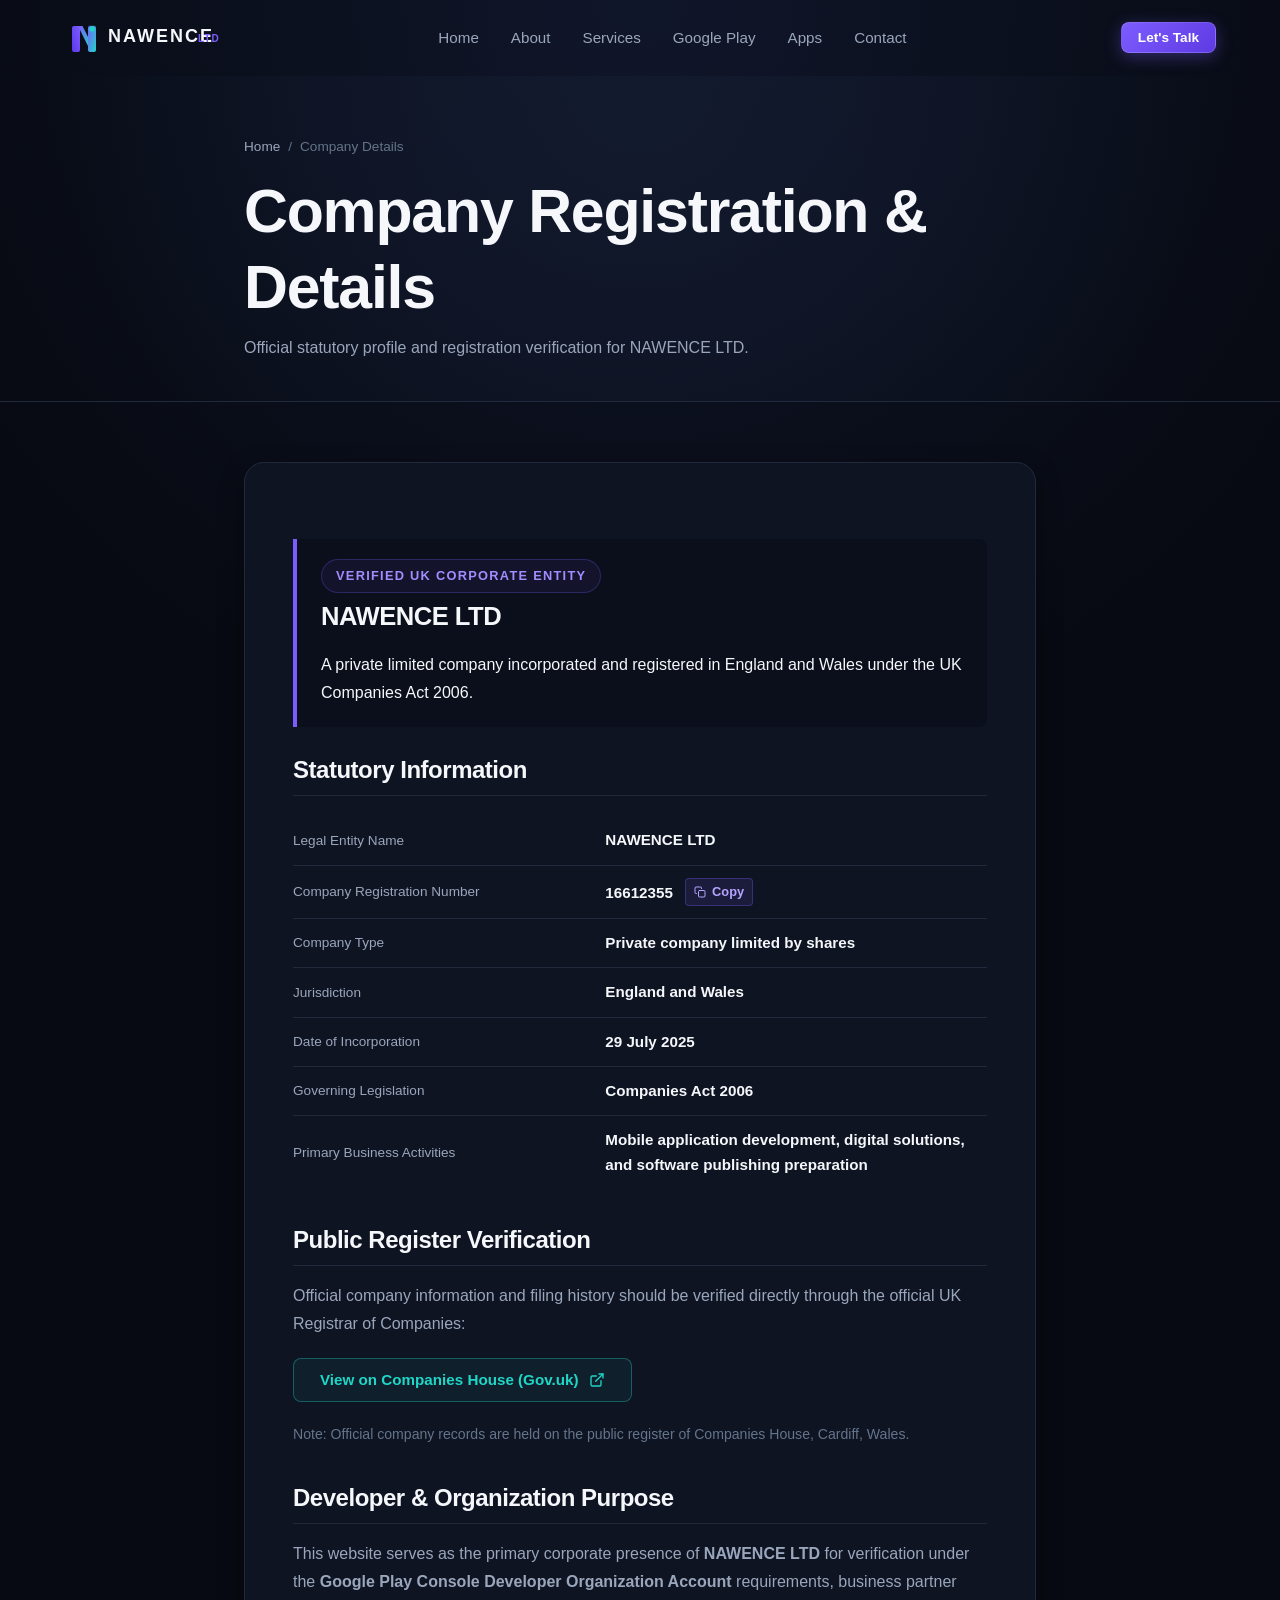
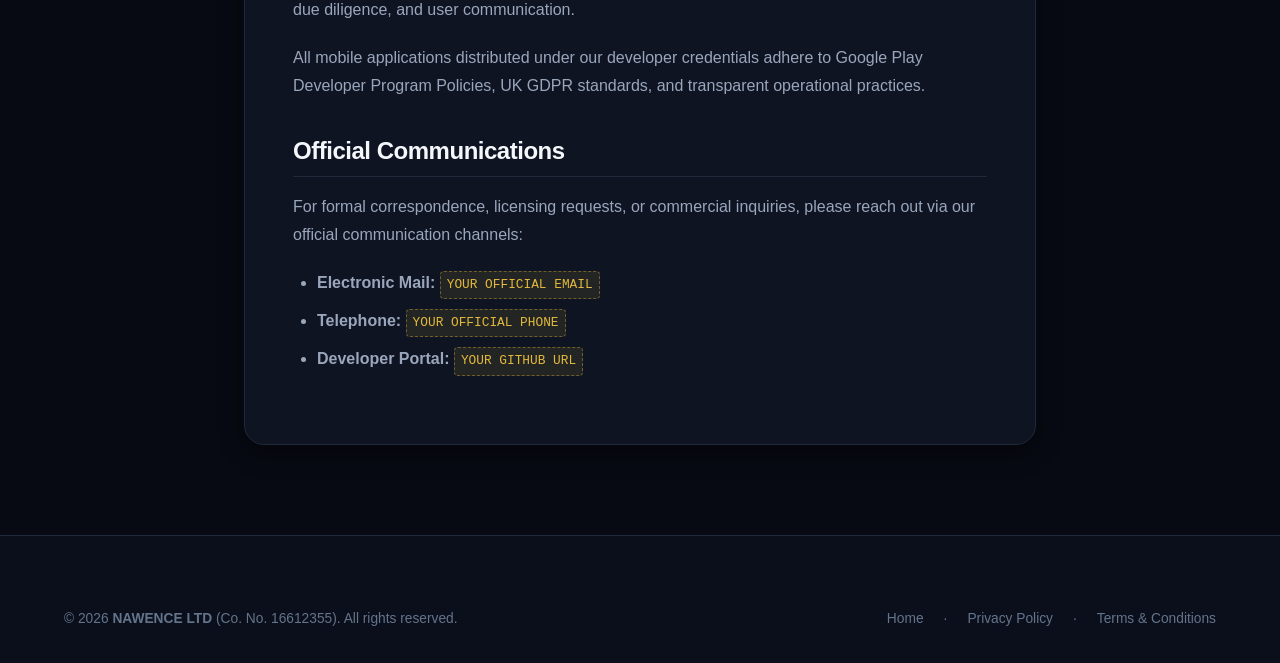
<file: nawence-ltd/company.html>
<!doctype html>
<html lang="en">
  <head>
    <meta charset="UTF-8" />
    <meta name="viewport" content="width=device-width, initial-scale=1.0" />
    
    <title>Company Details &amp; Registration | NAWENCE LTD</title>
    <meta name="description" content="Official statutory company details for NAWENCE LTD. Company Number: 16612355, registered in England and Wales on 29 July 2025." />
    <meta name="robots" content="index, follow" />
    <link rel="canonical" href="YOUR WEBSITE URL/company.html" />

    <link rel="icon" type="image/svg+xml" href="assets/favicon.svg" />
    <link rel="stylesheet" href="style.css" />
  </head>
  <body>
    <!-- Sticky Navigation Header -->
    <header class="site-header scrolled">
      <div class="container">
        <div class="nav-wrapper">
          <a href="index.html" class="brand-link" aria-label="NAWENCE LTD Homepage">
            <img src="assets/logo.svg" alt="NAWENCE LTD Logo" width="160" height="40" />
          </a>

          <nav aria-label="Main Navigation">
            <ul class="nav-menu">
              <li><a href="index.html#home" class="nav-link">Home</a></li>
              <li><a href="index.html#about" class="nav-link">About</a></li>
              <li><a href="index.html#services" class="nav-link">Services</a></li>
              <li><a href="index.html#google-play" class="nav-link">Google Play</a></li>
              <li><a href="index.html#apps" class="nav-link">Apps</a></li>
              <li><a href="index.html#contact" class="nav-link">Contact</a></li>
            </ul>
          </nav>

          <div class="nav-actions">
            <a href="index.html#contact" class="btn btn-primary btn-sm">Let's Talk</a>
            <button class="mobile-toggle" aria-label="Open Navigation Menu" aria-expanded="false" aria-controls="mobile-drawer">
              <svg width="22" height="22" viewBox="0 0 24 24" fill="none" stroke="currentColor" stroke-width="2" stroke-linecap="round" stroke-linejoin="round">
                <line x1="3" y1="12" x2="21" y2="12"></line>
                <line x1="3" y1="6" x2="21" y2="6"></line>
                <line x1="3" y1="18" x2="21" y2="18"></line>
              </svg>
            </button>
          </div>
        </div>
      </div>
    </header>

    <!-- Mobile Navigation Drawer Overlay -->
    <div class="mobile-nav-overlay" aria-hidden="true"></div>
    <aside class="mobile-nav-drawer" id="mobile-drawer" aria-label="Mobile Navigation">
      <div>
        <div class="mobile-nav-header">
          <img src="assets/logo.svg" alt="NAWENCE LTD Logo" width="140" height="35" />
          <button class="mobile-toggle mobile-nav-close" aria-label="Close Navigation Menu">
            <svg width="20" height="20" viewBox="0 0 24 24" fill="none" stroke="currentColor" stroke-width="2" stroke-linecap="round" stroke-linejoin="round">
              <line x1="18" y1="6" x2="6" y2="18"></line>
              <line x1="6" y1="6" x2="18" y2="18"></line>
            </svg>
          </button>
        </div>
        <ul class="mobile-nav-links">
          <li><a href="index.html#home" class="nav-link">Home</a></li>
          <li><a href="index.html#about" class="nav-link">About</a></li>
          <li><a href="index.html#services" class="nav-link">Services</a></li>
          <li><a href="index.html#google-play" class="nav-link">Google Play</a></li>
          <li><a href="index.html#apps" class="nav-link">Apps</a></li>
          <li><a href="company.html" class="nav-link active">Company Details</a></li>
          <li><a href="privacy.html" class="nav-link">Privacy Policy</a></li>
          <li><a href="terms.html" class="nav-link">Terms &amp; Conditions</a></li>
        </ul>
      </div>
      <div>
        <a href="index.html#contact" class="btn btn-primary" style="width: 100%;">Contact Us</a>
      </div>
    </aside>

    <main id="main-content">
      <!-- Legal Header -->
      <section class="legal-page-header">
        <div class="container container-narrow">
          <nav class="breadcrumbs" aria-label="Breadcrumb">
            <a href="index.html">Home</a>
            <span>/</span>
            <span>Company Details</span>
          </nav>
          <h1>Company Registration &amp; Details</h1>
          <p style="margin-top: 8px;">
            Official statutory profile and registration verification for NAWENCE LTD.
          </p>
        </div>
      </section>

      <!-- Content -->
      <section class="legal-content">
        <div class="container container-narrow">
          <div class="legal-card">
            
            <div class="legal-box-highlight">
              <span class="eyebrow eyebrow-purple" style="margin-bottom: 8px;">Verified UK Corporate Entity</span>
              <h2 style="margin: 0 0 8px 0; border: none; font-size: 1.6rem;">NAWENCE LTD</h2>
              <p style="margin-bottom: 0; color: var(--text-main);">
                A private limited company incorporated and registered in England and Wales under the UK Companies Act 2006.
              </p>
            </div>

            <h2>Statutory Information</h2>
            <table class="company-meta-table" style="margin-bottom: 32px;">
              <tbody>
                <tr>
                  <th>Legal Entity Name</th>
                  <td>NAWENCE LTD</td>
                </tr>
                <tr>
                  <th>Company Registration Number</th>
                  <td>
                    <strong>16612355</strong>
                    <button class="copy-badge-btn" data-copy="16612355" data-copy-label="Company Number Copied!" title="Copy Company Number">
                      <svg width="12" height="12" viewBox="0 0 24 24" fill="none" stroke="currentColor" stroke-width="2" stroke-linecap="round" stroke-linejoin="round">
                        <rect x="9" y="9" width="13" height="13" rx="2" ry="2"></rect>
                        <path d="M5 15H4a2 2 0 0 1-2-2V4a2 2 0 0 1 2-2h9a2 2 0 0 1 2 2v1"></path>
                      </svg>
                      Copy
                    </button>
                  </td>
                </tr>
                <tr>
                  <th>Company Type</th>
                  <td>Private company limited by shares</td>
                </tr>
                <tr>
                  <th>Jurisdiction</th>
                  <td>England and Wales</td>
                </tr>
                <tr>
                  <th>Date of Incorporation</th>
                  <td>29 July 2025</td>
                </tr>
                <tr>
                  <th>Governing Legislation</th>
                  <td>Companies Act 2006</td>
                </tr>
                <tr>
                  <th>Primary Business Activities</th>
                  <td>Mobile application development, digital solutions, and software publishing preparation</td>
                </tr>
              </tbody>
            </table>

            <h2>Public Register Verification</h2>
            <p>
              Official company information and filing history should be verified directly through the official UK Registrar of Companies:
            </p>
            <div style="margin: 20px 0;">
              <a href="https://find-and-update.company-information.service.gov.uk/company/16612355" target="_blank" rel="noopener" class="btn btn-outline-cyan">
                View on Companies House (Gov.uk)
                <svg width="16" height="16" viewBox="0 0 24 24" fill="none" stroke="currentColor" stroke-width="2" stroke-linecap="round" stroke-linejoin="round">
                  <path d="M18 13v6a2 2 0 0 1-2 2H5a2 2 0 0 1-2-2V8a2 2 0 0 1 2-2h6"></path>
                  <polyline points="15 3 21 3 21 9"></polyline>
                  <line x1="10" y1="14" x2="21" y2="3"></line>
                </svg>
              </a>
            </div>
            <p style="font-size: 0.88rem; color: var(--text-dim);">
              Note: Official company records are held on the public register of Companies House, Cardiff, Wales.
            </p>

            <h2>Developer &amp; Organization Purpose</h2>
            <p>
              This website serves as the primary corporate presence of <strong>NAWENCE LTD</strong> for verification under the <strong>Google Play Console Developer Organization Account</strong> requirements, business partner due diligence, and user communication.
            </p>
            <p>
              All mobile applications distributed under our developer credentials adhere to Google Play Developer Program Policies, UK GDPR standards, and transparent operational practices.
            </p>

            <h2>Official Communications</h2>
            <p>
              For formal correspondence, licensing requests, or commercial inquiries, please reach out via our official communication channels:
            </p>
            <ul>
              <li><strong>Electronic Mail:</strong> <span class="placeholder-tag">YOUR OFFICIAL EMAIL</span></li>
              <li><strong>Telephone:</strong> <span class="placeholder-tag">YOUR OFFICIAL PHONE</span></li>
              <li><strong>Developer Portal:</strong> <span class="placeholder-tag">YOUR GITHUB URL</span></li>
            </ul>
          </div>
        </div>
      </section>
    </main>

    <!-- Footer -->
    <footer class="site-footer">
      <div class="container">
        <div class="footer-bottom" style="border-top: none; padding-top: 0;">
          <div>
            &copy; <span class="dynamic-year">2026</span> <strong>NAWENCE LTD</strong> (Co. No. 16612355). All rights reserved.
          </div>
          <div class="footer-legal-links">
            <a href="index.html">Home</a>
            <span>·</span>
            <a href="privacy.html">Privacy Policy</a>
            <span>·</span>
            <a href="terms.html">Terms &amp; Conditions</a>
          </div>
        </div>
      </div>
    </footer>

    <script src="script.js"></script>
  </body>
</html>
</file>
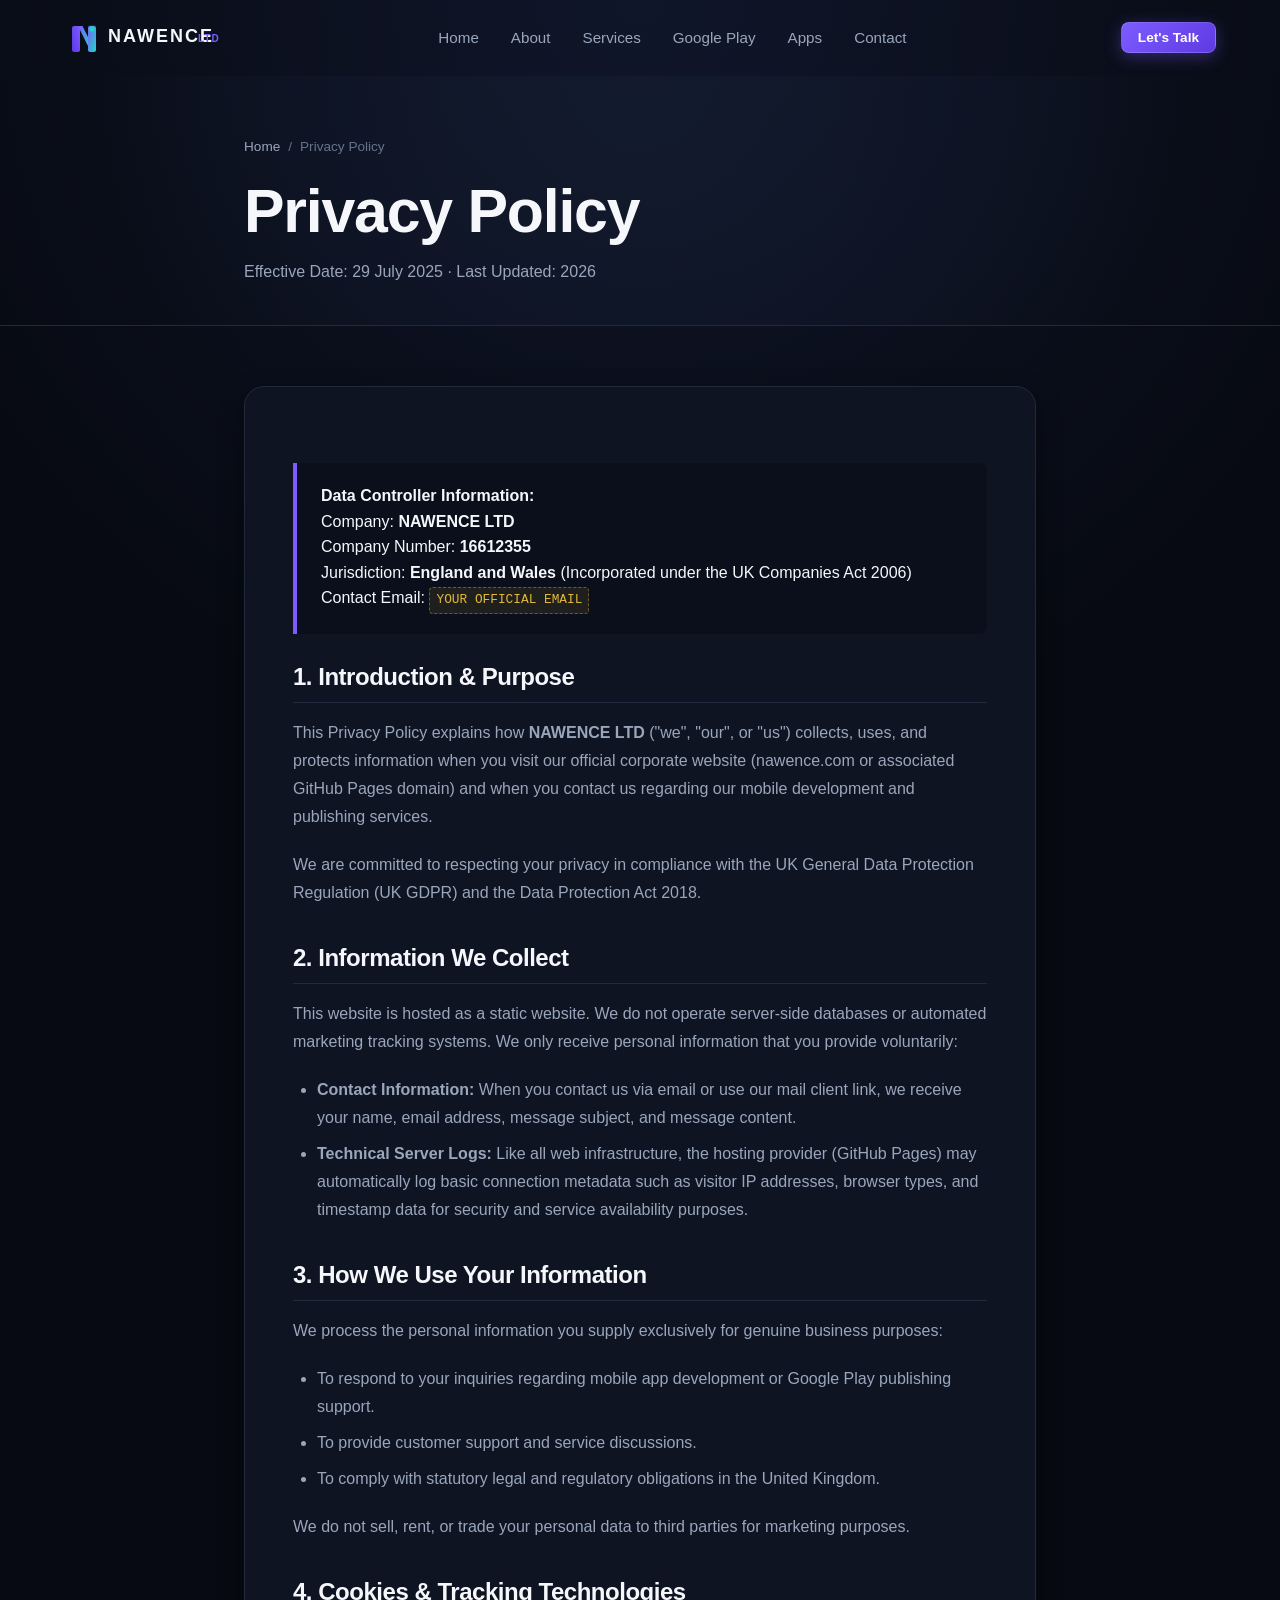
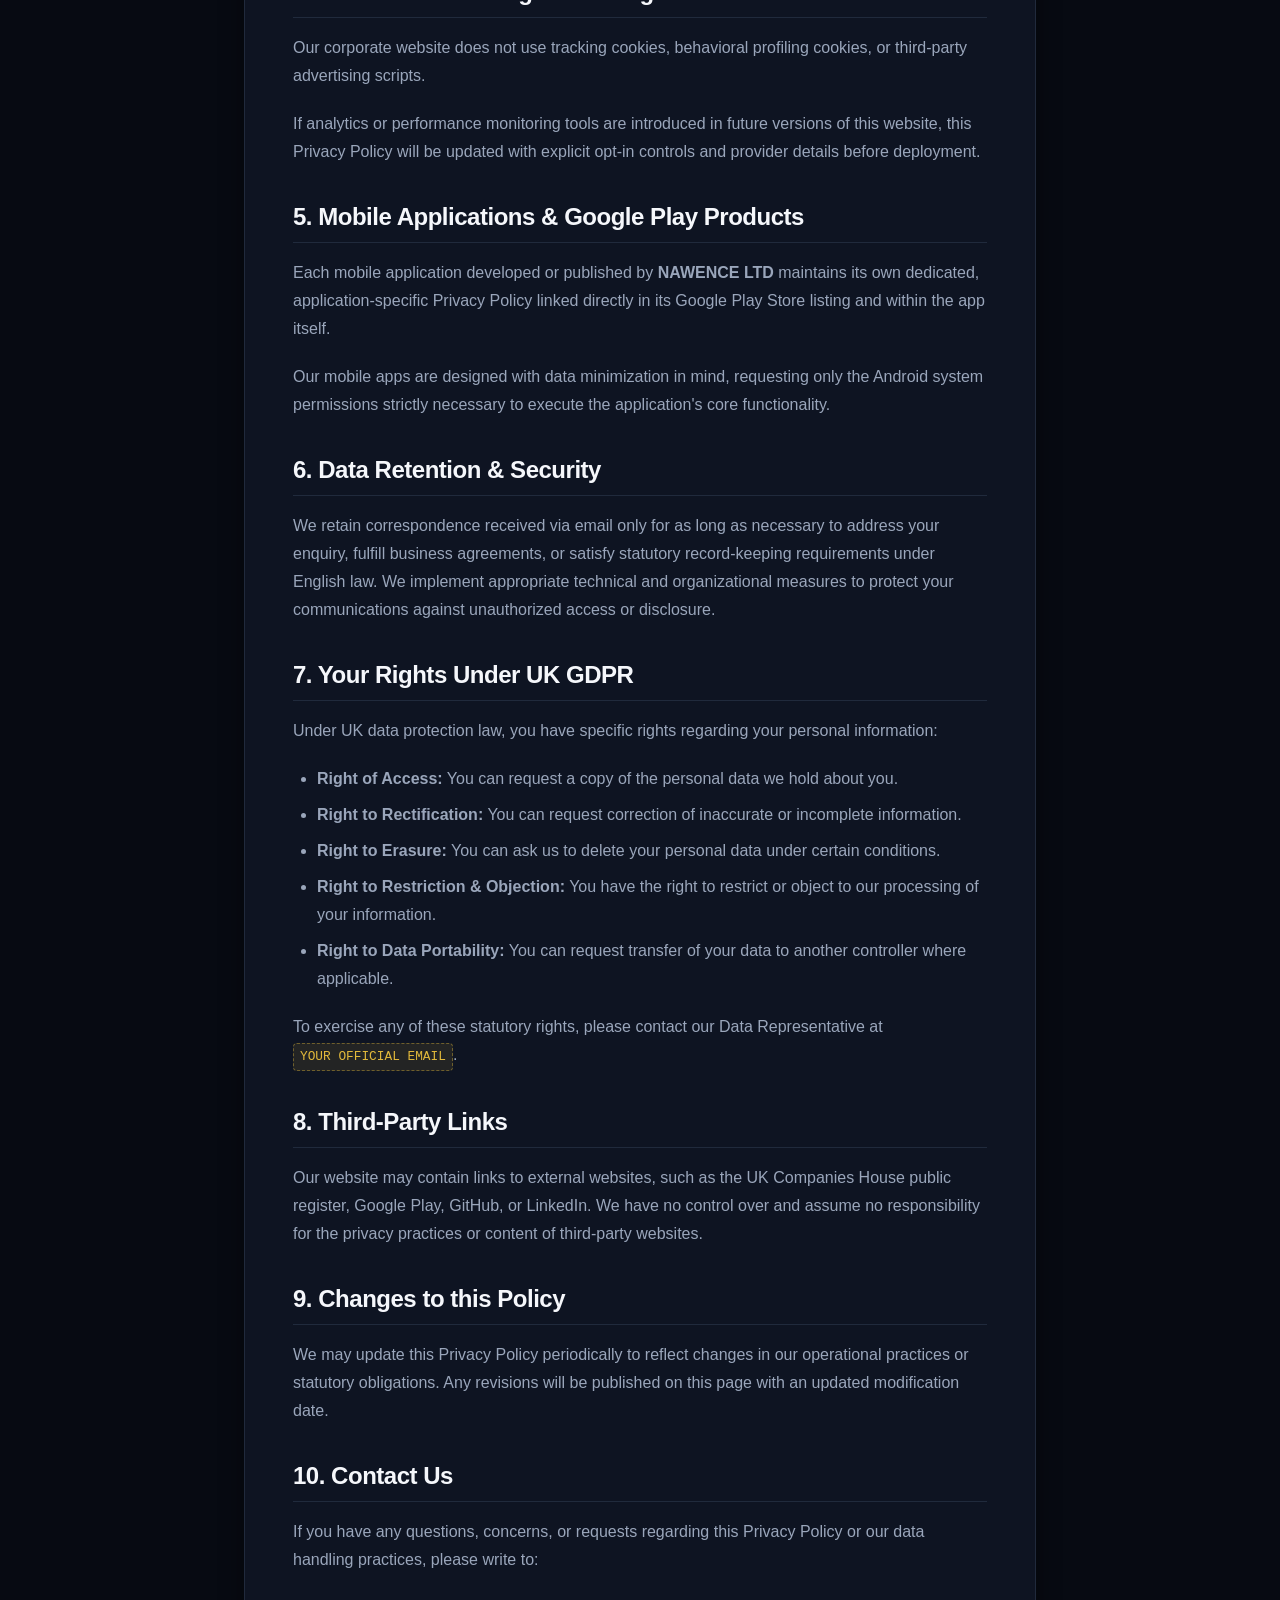
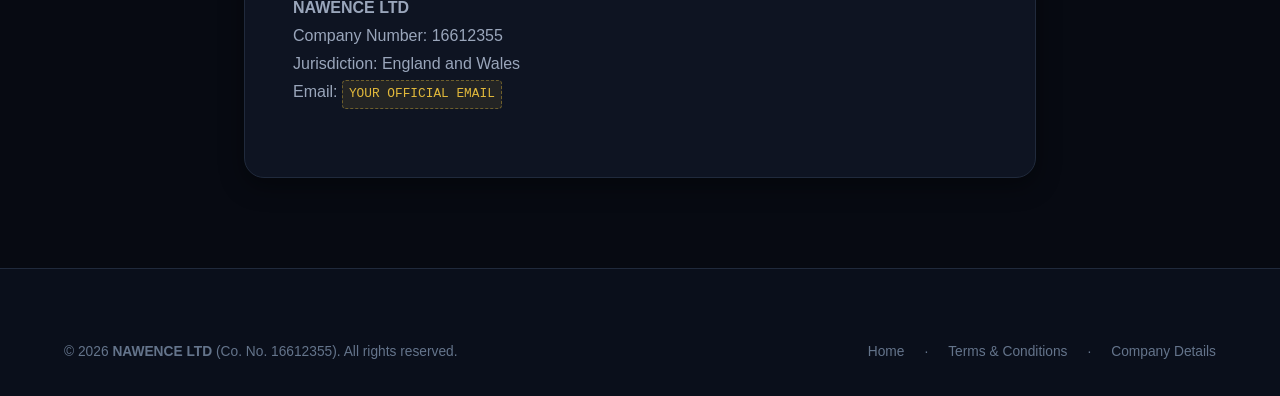
<file: nawence-ltd/privacy.html>
<!doctype html>
<html lang="en">
  <head>
    <meta charset="UTF-8" />
    <meta name="viewport" content="width=device-width, initial-scale=1.0" />
    
    <title>Privacy Policy | NAWENCE LTD</title>
    <meta name="description" content="Privacy Policy for NAWENCE LTD (Company Number: 16612355), England and Wales. Information regarding website data handling and communication." />
    <meta name="robots" content="index, follow" />
    <link rel="canonical" href="YOUR WEBSITE URL/privacy.html" />

    <link rel="icon" type="image/svg+xml" href="assets/favicon.svg" />
    <link rel="stylesheet" href="style.css" />
  </head>
  <body>
    <!-- Sticky Navigation Header -->
    <header class="site-header scrolled">
      <div class="container">
        <div class="nav-wrapper">
          <a href="index.html" class="brand-link" aria-label="NAWENCE LTD Homepage">
            <img src="assets/logo.svg" alt="NAWENCE LTD Logo" width="160" height="40" />
          </a>

          <nav aria-label="Main Navigation">
            <ul class="nav-menu">
              <li><a href="index.html#home" class="nav-link">Home</a></li>
              <li><a href="index.html#about" class="nav-link">About</a></li>
              <li><a href="index.html#services" class="nav-link">Services</a></li>
              <li><a href="index.html#google-play" class="nav-link">Google Play</a></li>
              <li><a href="index.html#apps" class="nav-link">Apps</a></li>
              <li><a href="index.html#contact" class="nav-link">Contact</a></li>
            </ul>
          </nav>

          <div class="nav-actions">
            <a href="index.html#contact" class="btn btn-primary btn-sm">Let's Talk</a>
            <button class="mobile-toggle" aria-label="Open Navigation Menu" aria-expanded="false" aria-controls="mobile-drawer">
              <svg width="22" height="22" viewBox="0 0 24 24" fill="none" stroke="currentColor" stroke-width="2" stroke-linecap="round" stroke-linejoin="round">
                <line x1="3" y1="12" x2="21" y2="12"></line>
                <line x1="3" y1="6" x2="21" y2="6"></line>
                <line x1="3" y1="18" x2="21" y2="18"></line>
              </svg>
            </button>
          </div>
        </div>
      </div>
    </header>

    <!-- Mobile Navigation Drawer Overlay -->
    <div class="mobile-nav-overlay" aria-hidden="true"></div>
    <aside class="mobile-nav-drawer" id="mobile-drawer" aria-label="Mobile Navigation">
      <div>
        <div class="mobile-nav-header">
          <img src="assets/logo.svg" alt="NAWENCE LTD Logo" width="140" height="35" />
          <button class="mobile-toggle mobile-nav-close" aria-label="Close Navigation Menu">
            <svg width="20" height="20" viewBox="0 0 24 24" fill="none" stroke="currentColor" stroke-width="2" stroke-linecap="round" stroke-linejoin="round">
              <line x1="18" y1="6" x2="6" y2="18"></line>
              <line x1="6" y1="6" x2="18" y2="18"></line>
            </svg>
          </button>
        </div>
        <ul class="mobile-nav-links">
          <li><a href="index.html#home" class="nav-link">Home</a></li>
          <li><a href="index.html#about" class="nav-link">About</a></li>
          <li><a href="index.html#services" class="nav-link">Services</a></li>
          <li><a href="index.html#google-play" class="nav-link">Google Play</a></li>
          <li><a href="index.html#apps" class="nav-link">Apps</a></li>
          <li><a href="company.html" class="nav-link">Company Details</a></li>
          <li><a href="privacy.html" class="nav-link active">Privacy Policy</a></li>
          <li><a href="terms.html" class="nav-link">Terms &amp; Conditions</a></li>
        </ul>
      </div>
      <div>
        <a href="index.html#contact" class="btn btn-primary" style="width: 100%;">Contact Us</a>
      </div>
    </aside>

    <main id="main-content">
      <!-- Legal Header -->
      <section class="legal-page-header">
        <div class="container container-narrow">
          <nav class="breadcrumbs" aria-label="Breadcrumb">
            <a href="index.html">Home</a>
            <span>/</span>
            <span>Privacy Policy</span>
          </nav>
          <h1>Privacy Policy</h1>
          <p style="margin-top: 8px;">
            Effective Date: 29 July 2025 · Last Updated: <span class="dynamic-year">2026</span>
          </p>
        </div>
      </section>

      <!-- Legal Content -->
      <section class="legal-content">
        <div class="container container-narrow">
          <div class="legal-card">
            
            <div class="legal-box-highlight">
              <strong>Data Controller Information:</strong><br />
              Company: <strong>NAWENCE LTD</strong><br />
              Company Number: <strong>16612355</strong><br />
              Jurisdiction: <strong>England and Wales</strong> (Incorporated under the UK Companies Act 2006)<br />
              Contact Email: <span class="placeholder-tag">YOUR OFFICIAL EMAIL</span>
            </div>

            <h2>1. Introduction &amp; Purpose</h2>
            <p>
              This Privacy Policy explains how <strong>NAWENCE LTD</strong> ("we", "our", or "us") collects, uses, and protects information when you visit our official corporate website (<a href="index.html">nawence.com</a> or associated GitHub Pages domain) and when you contact us regarding our mobile development and publishing services.
            </p>
            <p>
              We are committed to respecting your privacy in compliance with the UK General Data Protection Regulation (UK GDPR) and the Data Protection Act 2018.
            </p>

            <h2>2. Information We Collect</h2>
            <p>
              This website is hosted as a static website. We do not operate server-side databases or automated marketing tracking systems. We only receive personal information that you provide voluntarily:
            </p>
            <ul>
              <li><strong>Contact Information:</strong> When you contact us via email or use our mail client link, we receive your name, email address, message subject, and message content.</li>
              <li><strong>Technical Server Logs:</strong> Like all web infrastructure, the hosting provider (GitHub Pages) may automatically log basic connection metadata such as visitor IP addresses, browser types, and timestamp data for security and service availability purposes.</li>
            </ul>

            <h2>3. How We Use Your Information</h2>
            <p>We process the personal information you supply exclusively for genuine business purposes:</p>
            <ul>
              <li>To respond to your inquiries regarding mobile app development or Google Play publishing support.</li>
              <li>To provide customer support and service discussions.</li>
              <li>To comply with statutory legal and regulatory obligations in the United Kingdom.</li>
            </ul>
            <p>
              We do not sell, rent, or trade your personal data to third parties for marketing purposes.
            </p>

            <h2>4. Cookies &amp; Tracking Technologies</h2>
            <p>
              Our corporate website does not use tracking cookies, behavioral profiling cookies, or third-party advertising scripts.
            </p>
            <p>
              If analytics or performance monitoring tools are introduced in future versions of this website, this Privacy Policy will be updated with explicit opt-in controls and provider details before deployment.
            </p>

            <h2>5. Mobile Applications &amp; Google Play Products</h2>
            <p>
              Each mobile application developed or published by <strong>NAWENCE LTD</strong> maintains its own dedicated, application-specific Privacy Policy linked directly in its Google Play Store listing and within the app itself.
            </p>
            <p>
              Our mobile apps are designed with data minimization in mind, requesting only the Android system permissions strictly necessary to execute the application's core functionality.
            </p>

            <h2>6. Data Retention &amp; Security</h2>
            <p>
              We retain correspondence received via email only for as long as necessary to address your enquiry, fulfill business agreements, or satisfy statutory record-keeping requirements under English law. We implement appropriate technical and organizational measures to protect your communications against unauthorized access or disclosure.
            </p>

            <h2>7. Your Rights Under UK GDPR</h2>
            <p>Under UK data protection law, you have specific rights regarding your personal information:</p>
            <ul>
              <li><strong>Right of Access:</strong> You can request a copy of the personal data we hold about you.</li>
              <li><strong>Right to Rectification:</strong> You can request correction of inaccurate or incomplete information.</li>
              <li><strong>Right to Erasure:</strong> You can ask us to delete your personal data under certain conditions.</li>
              <li><strong>Right to Restriction &amp; Objection:</strong> You have the right to restrict or object to our processing of your information.</li>
              <li><strong>Right to Data Portability:</strong> You can request transfer of your data to another controller where applicable.</li>
            </ul>
            <p>
              To exercise any of these statutory rights, please contact our Data Representative at <span class="placeholder-tag">YOUR OFFICIAL EMAIL</span>.
            </p>

            <h2>8. Third-Party Links</h2>
            <p>
              Our website may contain links to external websites, such as the UK Companies House public register, Google Play, GitHub, or LinkedIn. We have no control over and assume no responsibility for the privacy practices or content of third-party websites.
            </p>

            <h2>9. Changes to this Policy</h2>
            <p>
              We may update this Privacy Policy periodically to reflect changes in our operational practices or statutory obligations. Any revisions will be published on this page with an updated modification date.
            </p>

            <h2>10. Contact Us</h2>
            <p>
              If you have any questions, concerns, or requests regarding this Privacy Policy or our data handling practices, please write to:
            </p>
            <p>
              <strong>NAWENCE LTD</strong><br />
              Company Number: 16612355<br />
              Jurisdiction: England and Wales<br />
              Email: <span class="placeholder-tag">YOUR OFFICIAL EMAIL</span>
            </p>
          </div>
        </div>
      </section>
    </main>

    <!-- Footer -->
    <footer class="site-footer">
      <div class="container">
        <div class="footer-bottom" style="border-top: none; padding-top: 0;">
          <div>
            &copy; <span class="dynamic-year">2026</span> <strong>NAWENCE LTD</strong> (Co. No. 16612355). All rights reserved.
          </div>
          <div class="footer-legal-links">
            <a href="index.html">Home</a>
            <span>·</span>
            <a href="terms.html">Terms &amp; Conditions</a>
            <span>·</span>
            <a href="company.html">Company Details</a>
          </div>
        </div>
      </div>
    </footer>

    <script src="script.js"></script>
  </body>
</html>
</file>
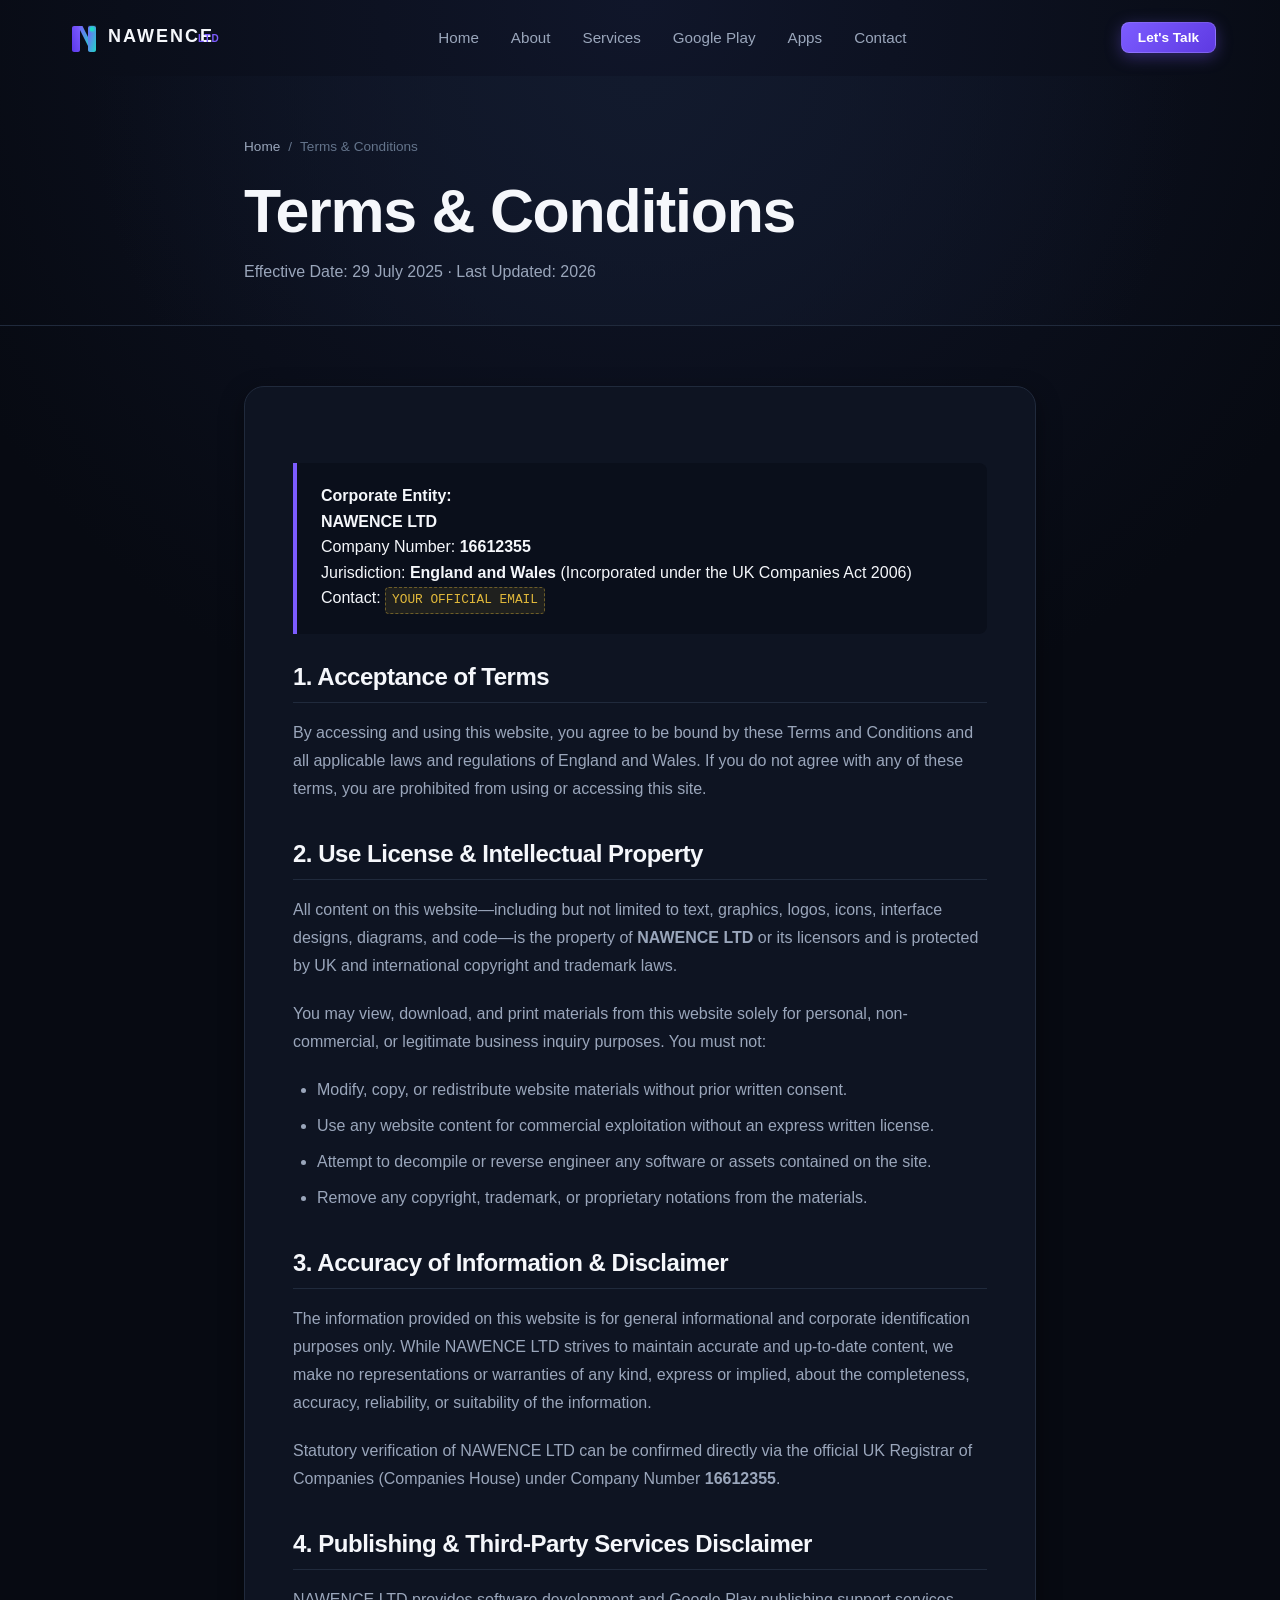
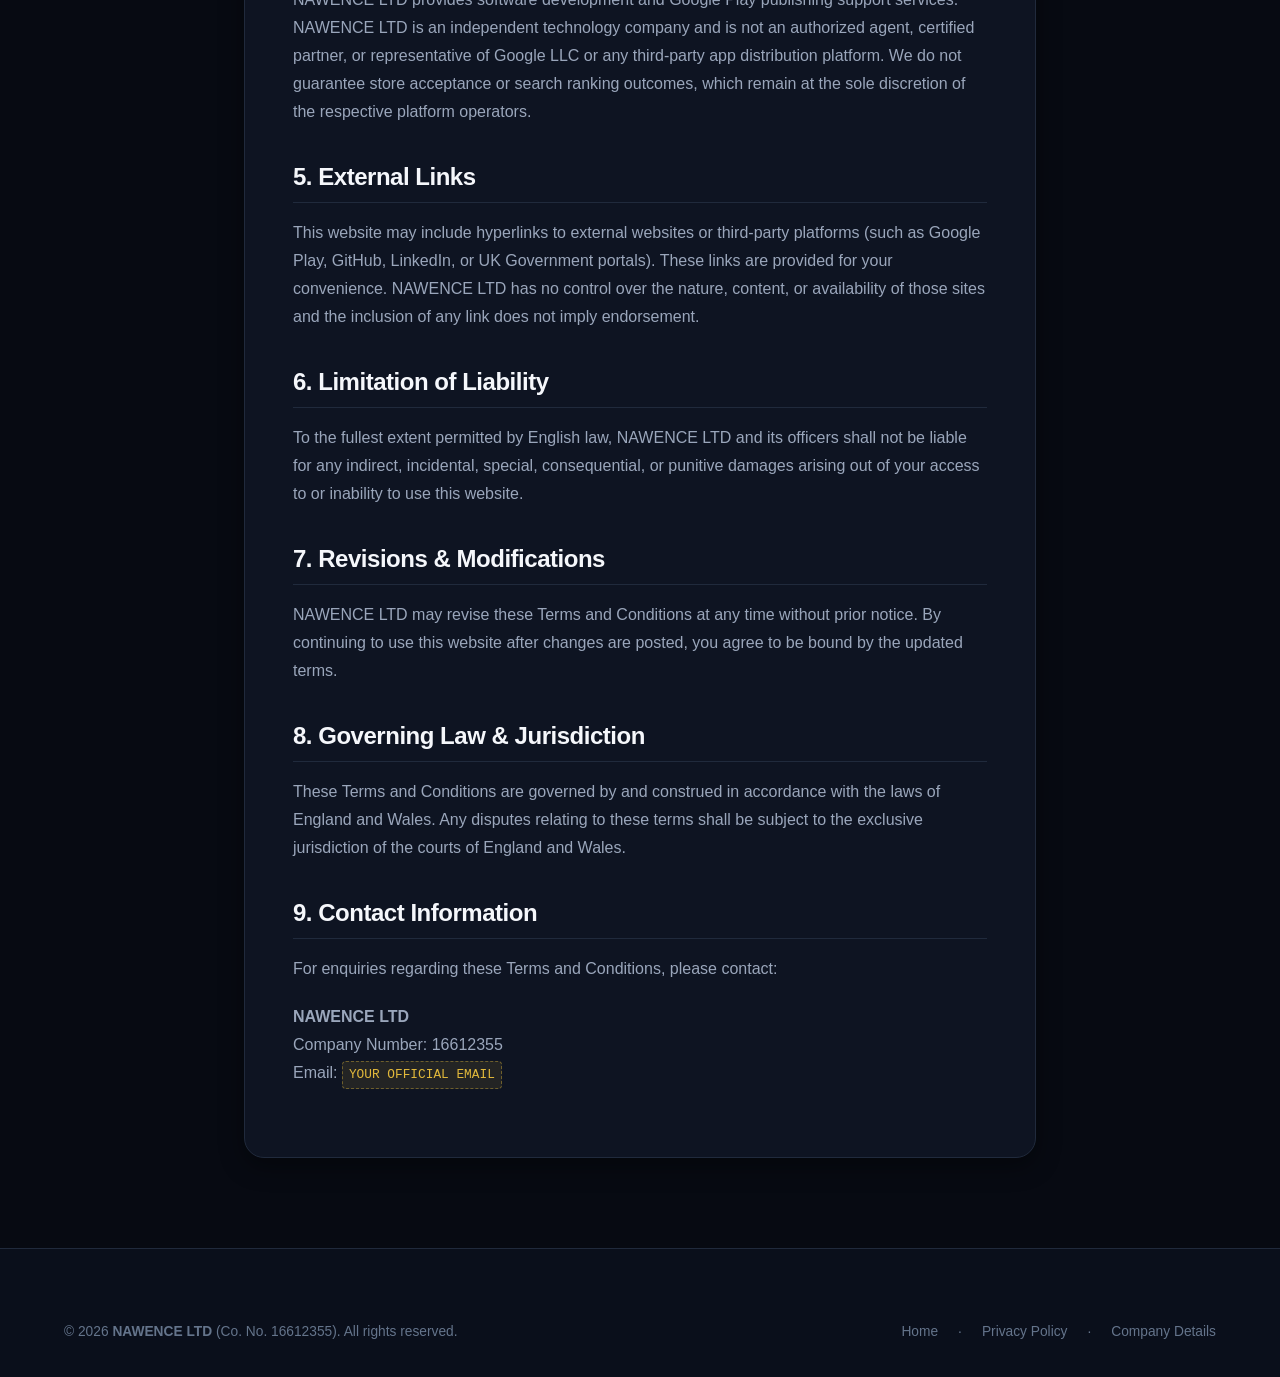
<file: nawence-ltd/terms.html>
<!doctype html>
<html lang="en">
  <head>
    <meta charset="UTF-8" />
    <meta name="viewport" content="width=device-width, initial-scale=1.0" />
    
    <title>Terms &amp; Conditions | NAWENCE LTD</title>
    <meta name="description" content="Terms and Conditions of website use for NAWENCE LTD (Company Number: 16612355), England and Wales." />
    <meta name="robots" content="index, follow" />
    <link rel="canonical" href="YOUR WEBSITE URL/terms.html" />

    <link rel="icon" type="image/svg+xml" href="assets/favicon.svg" />
    <link rel="stylesheet" href="style.css" />
  </head>
  <body>
    <!-- Sticky Navigation Header -->
    <header class="site-header scrolled">
      <div class="container">
        <div class="nav-wrapper">
          <a href="index.html" class="brand-link" aria-label="NAWENCE LTD Homepage">
            <img src="assets/logo.svg" alt="NAWENCE LTD Logo" width="160" height="40" />
          </a>

          <nav aria-label="Main Navigation">
            <ul class="nav-menu">
              <li><a href="index.html#home" class="nav-link">Home</a></li>
              <li><a href="index.html#about" class="nav-link">About</a></li>
              <li><a href="index.html#services" class="nav-link">Services</a></li>
              <li><a href="index.html#google-play" class="nav-link">Google Play</a></li>
              <li><a href="index.html#apps" class="nav-link">Apps</a></li>
              <li><a href="index.html#contact" class="nav-link">Contact</a></li>
            </ul>
          </nav>

          <div class="nav-actions">
            <a href="index.html#contact" class="btn btn-primary btn-sm">Let's Talk</a>
            <button class="mobile-toggle" aria-label="Open Navigation Menu" aria-expanded="false" aria-controls="mobile-drawer">
              <svg width="22" height="22" viewBox="0 0 24 24" fill="none" stroke="currentColor" stroke-width="2" stroke-linecap="round" stroke-linejoin="round">
                <line x1="3" y1="12" x2="21" y2="12"></line>
                <line x1="3" y1="6" x2="21" y2="6"></line>
                <line x1="3" y1="18" x2="21" y2="18"></line>
              </svg>
            </button>
          </div>
        </div>
      </div>
    </header>

    <!-- Mobile Navigation Drawer Overlay -->
    <div class="mobile-nav-overlay" aria-hidden="true"></div>
    <aside class="mobile-nav-drawer" id="mobile-drawer" aria-label="Mobile Navigation">
      <div>
        <div class="mobile-nav-header">
          <img src="assets/logo.svg" alt="NAWENCE LTD Logo" width="140" height="35" />
          <button class="mobile-toggle mobile-nav-close" aria-label="Close Navigation Menu">
            <svg width="20" height="20" viewBox="0 0 24 24" fill="none" stroke="currentColor" stroke-width="2" stroke-linecap="round" stroke-linejoin="round">
              <line x1="18" y1="6" x2="6" y2="18"></line>
              <line x1="6" y1="6" x2="18" y2="18"></line>
            </svg>
          </button>
        </div>
        <ul class="mobile-nav-links">
          <li><a href="index.html#home" class="nav-link">Home</a></li>
          <li><a href="index.html#about" class="nav-link">About</a></li>
          <li><a href="index.html#services" class="nav-link">Services</a></li>
          <li><a href="index.html#google-play" class="nav-link">Google Play</a></li>
          <li><a href="index.html#apps" class="nav-link">Apps</a></li>
          <li><a href="company.html" class="nav-link">Company Details</a></li>
          <li><a href="privacy.html" class="nav-link">Privacy Policy</a></li>
          <li><a href="terms.html" class="nav-link active">Terms &amp; Conditions</a></li>
        </ul>
      </div>
      <div>
        <a href="index.html#contact" class="btn btn-primary" style="width: 100%;">Contact Us</a>
      </div>
    </aside>

    <main id="main-content">
      <!-- Legal Header -->
      <section class="legal-page-header">
        <div class="container container-narrow">
          <nav class="breadcrumbs" aria-label="Breadcrumb">
            <a href="index.html">Home</a>
            <span>/</span>
            <span>Terms &amp; Conditions</span>
          </nav>
          <h1>Terms &amp; Conditions</h1>
          <p style="margin-top: 8px;">
            Effective Date: 29 July 2025 · Last Updated: <span class="dynamic-year">2026</span>
          </p>
        </div>
      </section>

      <!-- Legal Content -->
      <section class="legal-content">
        <div class="container container-narrow">
          <div class="legal-card">
            
            <div class="legal-box-highlight">
              <strong>Corporate Entity:</strong><br />
              <strong>NAWENCE LTD</strong><br />
              Company Number: <strong>16612355</strong><br />
              Jurisdiction: <strong>England and Wales</strong> (Incorporated under the UK Companies Act 2006)<br />
              Contact: <span class="placeholder-tag">YOUR OFFICIAL EMAIL</span>
            </div>

            <h2>1. Acceptance of Terms</h2>
            <p>
              By accessing and using this website, you agree to be bound by these Terms and Conditions and all applicable laws and regulations of England and Wales. If you do not agree with any of these terms, you are prohibited from using or accessing this site.
            </p>

            <h2>2. Use License &amp; Intellectual Property</h2>
            <p>
              All content on this website—including but not limited to text, graphics, logos, icons, interface designs, diagrams, and code—is the property of <strong>NAWENCE LTD</strong> or its licensors and is protected by UK and international copyright and trademark laws.
            </p>
            <p>
              You may view, download, and print materials from this website solely for personal, non-commercial, or legitimate business inquiry purposes. You must not:
            </p>
            <ul>
              <li>Modify, copy, or redistribute website materials without prior written consent.</li>
              <li>Use any website content for commercial exploitation without an express written license.</li>
              <li>Attempt to decompile or reverse engineer any software or assets contained on the site.</li>
              <li>Remove any copyright, trademark, or proprietary notations from the materials.</li>
            </ul>

            <h2>3. Accuracy of Information &amp; Disclaimer</h2>
            <p>
              The information provided on this website is for general informational and corporate identification purposes only. While NAWENCE LTD strives to maintain accurate and up-to-date content, we make no representations or warranties of any kind, express or implied, about the completeness, accuracy, reliability, or suitability of the information.
            </p>
            <p>
              Statutory verification of NAWENCE LTD can be confirmed directly via the official UK Registrar of Companies (Companies House) under Company Number <strong>16612355</strong>.
            </p>

            <h2>4. Publishing &amp; Third-Party Services Disclaimer</h2>
            <p>
              NAWENCE LTD provides software development and Google Play publishing support services. NAWENCE LTD is an independent technology company and is not an authorized agent, certified partner, or representative of Google LLC or any third-party app distribution platform. We do not guarantee store acceptance or search ranking outcomes, which remain at the sole discretion of the respective platform operators.
            </p>

            <h2>5. External Links</h2>
            <p>
              This website may include hyperlinks to external websites or third-party platforms (such as Google Play, GitHub, LinkedIn, or UK Government portals). These links are provided for your convenience. NAWENCE LTD has no control over the nature, content, or availability of those sites and the inclusion of any link does not imply endorsement.
            </p>

            <h2>6. Limitation of Liability</h2>
            <p>
              To the fullest extent permitted by English law, NAWENCE LTD and its officers shall not be liable for any indirect, incidental, special, consequential, or punitive damages arising out of your access to or inability to use this website.
            </p>

            <h2>7. Revisions &amp; Modifications</h2>
            <p>
              NAWENCE LTD may revise these Terms and Conditions at any time without prior notice. By continuing to use this website after changes are posted, you agree to be bound by the updated terms.
            </p>

            <h2>8. Governing Law &amp; Jurisdiction</h2>
            <p>
              These Terms and Conditions are governed by and construed in accordance with the laws of England and Wales. Any disputes relating to these terms shall be subject to the exclusive jurisdiction of the courts of England and Wales.
            </p>

            <h2>9. Contact Information</h2>
            <p>
              For enquiries regarding these Terms and Conditions, please contact:
            </p>
            <p>
              <strong>NAWENCE LTD</strong><br />
              Company Number: 16612355<br />
              Email: <span class="placeholder-tag">YOUR OFFICIAL EMAIL</span>
            </p>
          </div>
        </div>
      </section>
    </main>

    <!-- Footer -->
    <footer class="site-footer">
      <div class="container">
        <div class="footer-bottom" style="border-top: none; padding-top: 0;">
          <div>
            &copy; <span class="dynamic-year">2026</span> <strong>NAWENCE LTD</strong> (Co. No. 16612355). All rights reserved.
          </div>
          <div class="footer-legal-links">
            <a href="index.html">Home</a>
            <span>·</span>
            <a href="privacy.html">Privacy Policy</a>
            <span>·</span>
            <a href="company.html">Company Details</a>
          </div>
        </div>
      </div>
    </footer>

    <script src="script.js"></script>
  </body>
</html>
</file>
<file: nawence-ltd/style.css>
/* ==========================================================================
   NAWENCE LTD — Official Corporate Stylesheet
   Modern, Lightweight, Pure CSS3 for GitHub Pages & Web Production
   ========================================================================== */

:root {
  /* Color Palette */
  --bg-main: #070A12;
  --bg-secondary: #0A0F1B;
  --bg-card: #0E1422;
  --bg-card-hover: #121A2D;
  --bg-glass: rgba(14, 20, 34, 0.75);
  --bg-glass-strong: rgba(10, 15, 27, 0.92);

  --border-subtle: #202A3C;
  --border-hover: #374663;
  --border-accent: rgba(124, 92, 255, 0.4);

  --primary-accent: #7C5CFF;
  --primary-accent-rgb: 124, 92, 255;
  --secondary-accent: #20D6C7;
  --secondary-accent-rgb: 32, 214, 199;

  --text-main: #F5F7FB;
  --text-muted: #9AA6BB;
  --text-dim: #64748B;

  --shadow-sm: 0 4px 12px rgba(0, 0, 0, 0.3);
  --shadow-md: 0 8px 24px rgba(0, 0, 0, 0.4);
  --shadow-glow: 0 0 30px rgba(124, 92, 255, 0.15);
  --shadow-glow-cyan: 0 0 30px rgba(32, 214, 199, 0.15);

  /* Typography & Sizing */
  --font-sans: -apple-system, BlinkMacSystemFont, "Segoe UI", Roboto, "Helvetica Neue", Arial, sans-serif;
  --font-mono: ui-monospace, SFMono-Regular, Menlo, Monaco, Consolas, monospace;
  
  --max-width: 1200px;
  --max-width-narrow: 840px;
  --header-height: 76px;
  --radius-sm: 8px;
  --radius-md: 14px;
  --radius-lg: 20px;
  --radius-pill: 9999px;

  --transition-fast: 0.18s ease;
  --transition-normal: 0.28s cubic-bezier(0.16, 1, 0.3, 1);
}

/* Base & Reset */
*, *::before, *::after {
  box-sizing: border-box;
  margin: 0;
  padding: 0;
}

html {
  scroll-behavior: smooth;
  font-family: var(--font-sans);
  background-color: var(--bg-main);
  color: var(--text-main);
  font-size: 16px;
  line-height: 1.6;
  text-rendering: optimizeLegibility;
  -webkit-font-smoothing: antialiased;
}

body {
  min-height: 100vh;
  display: flex;
  flex-direction: column;
  overflow-x: hidden;
  background: radial-gradient(circle at 50% 0%, #10162A 0%, #070A12 70%);
  background-attachment: fixed;
}

img, svg {
  display: block;
  max-width: 100%;
}

a {
  color: inherit;
  text-decoration: none;
  transition: color var(--transition-fast);
}

button, input, textarea, select {
  font: inherit;
  color: inherit;
}

/* Accessibility Focus States */
:focus-visible {
  outline: 2px solid var(--secondary-accent);
  outline-offset: 3px;
  border-radius: var(--radius-sm);
}

.skip-link {
  position: absolute;
  top: -60px;
  left: 20px;
  background: var(--primary-accent);
  color: #FFFFFF;
  padding: 10px 18px;
  z-index: 1000;
  border-radius: var(--radius-sm);
  font-weight: 600;
  transition: top var(--transition-fast);
}

.skip-link:focus {
  top: 16px;
}

/* Layout Utilities */
.container {
  width: 100%;
  max-width: var(--max-width);
  margin-left: auto;
  margin-right: auto;
  padding-left: 24px;
  padding-right: 24px;
}

.container-narrow {
  max-width: var(--max-width-narrow);
}

.section {
  padding: 96px 0;
  position: relative;
}

.section-divider {
  border: 0;
  height: 1px;
  background: linear-gradient(90deg, transparent 0%, var(--border-subtle) 50%, transparent 100%);
  margin: 0;
}

/* Typography & Headings */
h1, h2, h3, h4, h5, h6 {
  color: var(--text-main);
  line-height: 1.25;
  font-weight: 700;
  letter-spacing: -0.02em;
}

h1 {
  font-size: clamp(2.4rem, 5vw, 3.8rem);
  font-weight: 800;
}

h2 {
  font-size: clamp(1.85rem, 3.5vw, 2.5rem);
}

h3 {
  font-size: 1.3rem;
}

p {
  color: var(--text-muted);
  line-height: 1.7;
}

.lead {
  font-size: 1.15rem;
  line-height: 1.75;
}

.gradient-text {
  background: linear-gradient(135deg, #FFFFFF 20%, #7C5CFF 65%, #20D6C7 100%);
  -webkit-background-clip: text;
  -webkit-text-fill-color: transparent;
}

.gradient-accent-text {
  background: linear-gradient(135deg, #7C5CFF 0%, #20D6C7 100%);
  -webkit-background-clip: text;
  -webkit-text-fill-color: transparent;
  font-weight: 700;
}

/* Section Header Component */
.section-header {
  text-align: center;
  max-width: 680px;
  margin: 0 auto 60px auto;
}

.section-header.text-left {
  text-align: left;
  margin-left: 0;
}

.eyebrow {
  display: inline-flex;
  align-items: center;
  gap: 8px;
  font-size: 0.8rem;
  font-weight: 700;
  letter-spacing: 0.1em;
  text-transform: uppercase;
  color: var(--secondary-accent);
  margin-bottom: 12px;
  background: rgba(32, 214, 199, 0.08);
  padding: 6px 14px;
  border-radius: var(--radius-pill);
  border: 1px solid rgba(32, 214, 199, 0.2);
}

.eyebrow-purple {
  color: #A28CFF;
  background: rgba(124, 92, 255, 0.08);
  border-color: rgba(124, 92, 255, 0.25);
}

.section-header p {
  margin-top: 14px;
}

/* Buttons & Interactive Controls */
.btn {
  display: inline-flex;
  align-items: center;
  justify-content: center;
  gap: 10px;
  padding: 13px 26px;
  border-radius: var(--radius-sm);
  font-weight: 600;
  font-size: 0.95rem;
  line-height: 1;
  white-space: nowrap;
  cursor: pointer;
  border: 1px solid transparent;
  transition: all var(--transition-normal);
  text-align: center;
}

.btn-primary {
  background: linear-gradient(135deg, #7C5CFF 0%, #5E3AE2 100%);
  color: #FFFFFF;
  border-color: rgba(255, 255, 255, 0.15);
  box-shadow: 0 4px 16px rgba(124, 92, 255, 0.35);
}

.btn-primary:hover {
  background: linear-gradient(135deg, #8E71FF 0%, #6D48EE 100%);
  box-shadow: 0 6px 24px rgba(124, 92, 255, 0.5);
  transform: translateY(-1px);
}

.btn-secondary {
  background: var(--bg-card);
  color: var(--text-main);
  border-color: var(--border-subtle);
}

.btn-secondary:hover {
  background: var(--bg-card-hover);
  border-color: var(--border-hover);
  color: #FFFFFF;
  transform: translateY(-1px);
}

.btn-outline-cyan {
  background: rgba(32, 214, 199, 0.06);
  color: var(--secondary-accent);
  border-color: rgba(32, 214, 199, 0.35);
}

.btn-outline-cyan:hover {
  background: rgba(32, 214, 199, 0.14);
  border-color: var(--secondary-accent);
  box-shadow: 0 0 20px rgba(32, 214, 199, 0.25);
  transform: translateY(-1px);
}

.btn-sm {
  padding: 8px 16px;
  font-size: 0.85rem;
}

.btn-lg {
  padding: 16px 32px;
  font-size: 1.05rem;
}

.btn-icon {
  width: 18px;
  height: 18px;
  stroke-width: 2;
}

/* Navigation Bar */
.site-header {
  position: sticky;
  top: 0;
  left: 0;
  width: 100%;
  z-index: 100;
  height: var(--header-height);
  display: flex;
  align-items: center;
  transition: background-color var(--transition-normal), border-color var(--transition-normal), backdrop-filter var(--transition-normal);
  border-bottom: 1px solid transparent;
}

.site-header.scrolled {
  background: var(--bg-glass-strong);
  backdrop-filter: blur(16px);
  -webkit-backdrop-filter: blur(16px);
  border-bottom-color: var(--border-subtle);
  box-shadow: var(--shadow-sm);
}

.nav-wrapper {
  display: flex;
  align-items: center;
  justify-content: space-between;
  width: 100%;
}

.brand-link {
  display: flex;
  align-items: center;
  gap: 12px;
  text-decoration: none;
}

.nav-menu {
  display: flex;
  align-items: center;
  list-style: none;
  gap: 32px;
}

.nav-link {
  font-size: 0.95rem;
  font-weight: 500;
  color: var(--text-muted);
  position: relative;
  padding: 6px 0;
}

.nav-link:hover, .nav-link.active {
  color: var(--text-main);
}

.nav-link.active::after {
  content: "";
  position: absolute;
  bottom: 0;
  left: 0;
  width: 100%;
  height: 2px;
  background: linear-gradient(90deg, var(--primary-accent), var(--secondary-accent));
  border-radius: 2px;
}

.nav-actions {
  display: flex;
  align-items: center;
  gap: 16px;
}

.mobile-toggle {
  display: none;
  background: transparent;
  border: 1px solid var(--border-subtle);
  border-radius: var(--radius-sm);
  color: var(--text-main);
  padding: 8px;
  cursor: pointer;
  width: 42px;
  height: 42px;
  align-items: center;
  justify-content: center;
}

.mobile-toggle:hover {
  background: var(--bg-card);
  border-color: var(--border-hover);
}

/* Mobile Nav Drawer */
.mobile-nav-overlay {
  display: none;
  position: fixed;
  top: 0;
  left: 0;
  width: 100%;
  height: 100vh;
  background: rgba(7, 10, 18, 0.8);
  backdrop-filter: blur(8px);
  z-index: 998;
  opacity: 0;
  transition: opacity var(--transition-normal);
}

.mobile-nav-overlay.open {
  display: block;
  opacity: 1;
}

.mobile-nav-drawer {
  position: fixed;
  top: 0;
  right: -320px;
  width: 280px;
  height: 100vh;
  background: var(--bg-secondary);
  border-left: 1px solid var(--border-subtle);
  z-index: 999;
  padding: 30px 24px;
  display: flex;
  flex-direction: column;
  justify-content: space-between;
  transition: right var(--transition-normal);
}

.mobile-nav-drawer.open {
  right: 0;
}

.mobile-nav-header {
  display: flex;
  justify-content: space-between;
  align-items: center;
  margin-bottom: 32px;
  padding-bottom: 16px;
  border-bottom: 1px solid var(--border-subtle);
}

.mobile-nav-links {
  list-style: none;
  display: flex;
  flex-direction: column;
  gap: 18px;
}

.mobile-nav-links .nav-link {
  font-size: 1.1rem;
  display: block;
}

/* Hero Section */
.hero-section {
  padding: 60px 0 90px 0;
  position: relative;
}

.hero-grid {
  display: grid;
  grid-template-columns: 1.15fr 0.85fr;
  gap: 48px;
  align-items: center;
}

.hero-content {
  display: flex;
  flex-direction: column;
  align-items: flex-start;
}

.hero-title {
  margin-bottom: 20px;
}

.hero-description {
  font-size: 1.2rem;
  margin-bottom: 32px;
  max-width: 580px;
}

.hero-actions {
  display: flex;
  flex-wrap: wrap;
  gap: 16px;
  margin-bottom: 40px;
}

.trust-badges {
  display: flex;
  flex-wrap: wrap;
  gap: 12px;
  padding-top: 24px;
  border-top: 1px solid var(--border-subtle);
  width: 100%;
}

.trust-badge-item {
  display: flex;
  align-items: center;
  gap: 8px;
  font-size: 0.85rem;
  font-weight: 500;
  color: var(--text-muted);
  background: var(--bg-card);
  padding: 6px 14px;
  border-radius: var(--radius-pill);
  border: 1px solid var(--border-subtle);
}

.trust-badge-dot {
  width: 6px;
  height: 6px;
  border-radius: 50%;
  background: var(--secondary-accent);
}

.hero-visual-wrapper {
  position: relative;
  display: flex;
  align-items: center;
  justify-content: center;
}

.hero-visual-img {
  width: 100%;
  height: auto;
  filter: drop-shadow(0 20px 40px rgba(0, 0, 0, 0.6));
}

/* Cards & Surface Components */
.card {
  background: var(--bg-card);
  border: 1px solid var(--border-subtle);
  border-radius: var(--radius-md);
  padding: 32px;
  transition: transform var(--transition-normal), border-color var(--transition-normal), box-shadow var(--transition-normal);
  position: relative;
}

.card:hover {
  border-color: var(--border-hover);
  transform: translateY(-3px);
  box-shadow: var(--shadow-md);
}

/* About Section */
.about-grid {
  display: grid;
  grid-template-columns: 1fr 1fr;
  gap: 30px;
}

.about-card {
  height: 100%;
  display: flex;
  flex-direction: column;
}

.about-list {
  list-style: none;
  display: grid;
  grid-template-columns: 1fr 1fr;
  gap: 16px;
  margin-top: 24px;
}

.about-list-item {
  display: flex;
  align-items: center;
  gap: 10px;
  font-size: 0.95rem;
  font-weight: 500;
  color: var(--text-main);
  background: rgba(255, 255, 255, 0.02);
  padding: 10px 14px;
  border-radius: var(--radius-sm);
  border: 1px solid var(--border-subtle);
}

.about-list-item svg {
  color: var(--secondary-accent);
  flex-shrink: 0;
}

.company-meta-table {
  width: 100%;
  margin-top: 20px;
  border-collapse: collapse;
}

.company-meta-table tr {
  border-bottom: 1px solid var(--border-subtle);
}

.company-meta-table tr:last-child {
  border-bottom: none;
}

.company-meta-table th {
  text-align: left;
  padding: 12px 0;
  font-size: 0.85rem;
  font-weight: 500;
  color: var(--text-muted);
  width: 45%;
}

.company-meta-table td {
  padding: 12px 0;
  font-size: 0.95rem;
  font-weight: 600;
  color: var(--text-main);
}

.copy-badge-btn {
  display: inline-flex;
  align-items: center;
  gap: 6px;
  background: rgba(124, 92, 255, 0.12);
  border: 1px solid rgba(124, 92, 255, 0.3);
  color: #B4A4FF;
  padding: 3px 8px;
  border-radius: 4px;
  font-size: 0.8rem;
  cursor: pointer;
  margin-left: 8px;
  transition: all var(--transition-fast);
}

.copy-badge-btn:hover {
  background: rgba(124, 92, 255, 0.25);
  color: #FFFFFF;
}

/* Services Grid (6 Cards) */
.services-grid {
  display: grid;
  grid-template-columns: repeat(3, 1fr);
  gap: 28px;
}

.service-card {
  display: flex;
  flex-direction: column;
  padding: 32px 28px;
  background: var(--bg-card);
  border: 1px solid var(--border-subtle);
  border-radius: var(--radius-md);
  position: relative;
  transition: all var(--transition-normal);
}

.service-card:hover {
  border-color: var(--primary-accent);
  box-shadow: var(--shadow-glow);
  transform: translateY(-4px);
}

.service-card-top {
  display: flex;
  align-items: center;
  justify-content: space-between;
  margin-bottom: 24px;
}

.service-icon-box {
  width: 52px;
  height: 52px;
  border-radius: var(--radius-sm);
  background: rgba(124, 92, 255, 0.1);
  border: 1px solid rgba(124, 92, 255, 0.25);
  display: flex;
  align-items: center;
  justify-content: center;
  color: var(--primary-accent);
  transition: transform var(--transition-fast), background var(--transition-fast);
}

.service-card:hover .service-icon-box {
  background: var(--primary-accent);
  color: #FFFFFF;
  transform: scale(1.05);
}

.service-number {
  font-family: var(--font-mono);
  font-size: 0.9rem;
  font-weight: 700;
  color: var(--text-dim);
}

.service-title {
  font-size: 1.25rem;
  margin-bottom: 12px;
}

.service-description {
  font-size: 0.95rem;
  line-height: 1.65;
}

/* Google Play Dedicated Section */
.gp-section {
  background: linear-gradient(180deg, rgba(14, 20, 34, 0.6) 0%, rgba(7, 10, 18, 0.95) 100%);
  border-top: 1px solid var(--border-subtle);
  border-bottom: 1px solid var(--border-subtle);
}

.gp-grid {
  display: grid;
  grid-template-columns: 1fr 1fr;
  gap: 48px;
  align-items: center;
}

.gp-support-points {
  display: grid;
  grid-template-columns: 1fr 1fr;
  gap: 12px;
  margin: 28px 0 32px 0;
}

.gp-point {
  display: flex;
  align-items: flex-start;
  gap: 8px;
  font-size: 0.9rem;
  color: var(--text-main);
}

.gp-point svg {
  color: var(--secondary-accent);
  flex-shrink: 0;
  margin-top: 3px;
}

.gp-compliance-note {
  background: rgba(10, 15, 27, 0.85);
  border-left: 3px solid var(--secondary-accent);
  padding: 16px 20px;
  border-radius: 0 var(--radius-sm) var(--radius-sm) 0;
  font-size: 0.88rem;
  color: var(--text-muted);
  margin-top: 24px;
}

.gp-card-interactive {
  background: var(--bg-card);
  border: 1px solid var(--border-subtle);
  border-radius: var(--radius-lg);
  padding: 36px;
  box-shadow: var(--shadow-md);
  position: relative;
  overflow: hidden;
}

.gp-card-interactive::before {
  content: "";
  position: absolute;
  top: 0;
  right: 0;
  width: 200px;
  height: 200px;
  background: radial-gradient(circle, rgba(124, 92, 255, 0.15) 0%, transparent 70%);
  pointer-events: none;
}

.checklist-step {
  display: flex;
  align-items: center;
  justify-content: space-between;
  padding: 14px 16px;
  border-radius: var(--radius-sm);
  background: var(--bg-secondary);
  border: 1px solid var(--border-subtle);
  margin-bottom: 10px;
}

.checklist-step-name {
  display: flex;
  align-items: center;
  gap: 12px;
  font-size: 0.9rem;
  font-weight: 600;
}

.checklist-badge {
  font-size: 0.75rem;
  font-weight: 600;
  padding: 4px 8px;
  border-radius: 4px;
  background: rgba(32, 214, 199, 0.12);
  color: var(--secondary-accent);
  border: 1px solid rgba(32, 214, 199, 0.25);
}

/* Apps / Portfolio Section */
.apps-container {
  display: flex;
  flex-direction: column;
  gap: 32px;
}

.app-empty-state {
  background: var(--bg-card);
  border: 2px dashed var(--border-subtle);
  border-radius: var(--radius-lg);
  padding: 56px 32px;
  text-align: center;
  display: flex;
  flex-direction: column;
  align-items: center;
  max-width: 780px;
  margin: 0 auto;
}

.app-empty-icon {
  width: 72px;
  height: 72px;
  margin-bottom: 20px;
  opacity: 0.8;
}

.app-empty-state h3 {
  font-size: 1.5rem;
  margin-bottom: 12px;
}

.app-empty-state p {
  max-width: 520px;
  margin-bottom: 24px;
}

.developer-hint-box {
  margin-top: 24px;
  padding: 16px 20px;
  background: var(--bg-secondary);
  border-radius: var(--radius-sm);
  border: 1px solid var(--border-subtle);
  font-size: 0.85rem;
  color: var(--text-dim);
  text-align: left;
  width: 100%;
}

.developer-hint-box code {
  font-family: var(--font-mono);
  color: var(--secondary-accent);
}

/* Reusable App Card (Ready for future published apps) */
.app-card {
  display: grid;
  grid-template-columns: 88px 1fr auto;
  gap: 24px;
  align-items: center;
  background: var(--bg-card);
  border: 1px solid var(--border-subtle);
  border-radius: var(--radius-md);
  padding: 24px;
  transition: all var(--transition-normal);
}

.app-card:hover {
  border-color: var(--border-hover);
  transform: translateY(-2px);
}

.app-icon-wrapper {
  width: 88px;
  height: 88px;
  border-radius: var(--radius-md);
  overflow: hidden;
  background: var(--bg-secondary);
  border: 1px solid var(--border-subtle);
  display: flex;
  align-items: center;
  justify-content: center;
}

.app-icon-img {
  width: 100%;
  height: 100%;
  object-fit: cover;
}

.app-info h4 {
  font-size: 1.25rem;
  margin-bottom: 6px;
}

.app-category-tag {
  display: inline-block;
  font-size: 0.75rem;
  font-weight: 600;
  text-transform: uppercase;
  letter-spacing: 0.05em;
  color: var(--primary-accent);
  margin-bottom: 8px;
}

.app-feature-pills {
  display: flex;
  flex-wrap: wrap;
  gap: 8px;
  margin-top: 12px;
}

.app-feature-pill {
  font-size: 0.8rem;
  background: var(--bg-secondary);
  padding: 4px 10px;
  border-radius: var(--radius-pill);
  border: 1px solid var(--border-subtle);
  color: var(--text-muted);
}

/* Why Choose Us Section */
.why-grid {
  display: grid;
  grid-template-columns: repeat(4, 1fr);
  gap: 24px;
}

.why-card {
  background: var(--bg-card);
  border: 1px solid var(--border-subtle);
  border-radius: var(--radius-md);
  padding: 28px 24px;
  transition: all var(--transition-normal);
}

.why-card:hover {
  border-color: var(--border-hover);
  transform: translateY(-3px);
}

.why-icon-wrap {
  width: 44px;
  height: 44px;
  border-radius: var(--radius-sm);
  background: rgba(32, 214, 199, 0.1);
  color: var(--secondary-accent);
  display: flex;
  align-items: center;
  justify-content: center;
  margin-bottom: 20px;
}

.why-card h3 {
  font-size: 1.15rem;
  margin-bottom: 10px;
}

/* Contact Section */
.contact-grid {
  display: grid;
  grid-template-columns: 0.9fr 1.1fr;
  gap: 40px;
}

.contact-cards-stack {
  display: flex;
  flex-direction: column;
  gap: 16px;
}

.contact-info-card {
  display: flex;
  align-items: center;
  gap: 18px;
  background: var(--bg-card);
  border: 1px solid var(--border-subtle);
  border-radius: var(--radius-md);
  padding: 20px 24px;
  transition: all var(--transition-normal);
}

.contact-info-card:hover {
  border-color: var(--border-hover);
  transform: translateX(4px);
}

.contact-card-icon {
  width: 48px;
  height: 48px;
  border-radius: var(--radius-sm);
  background: var(--bg-secondary);
  border: 1px solid var(--border-subtle);
  display: flex;
  align-items: center;
  justify-content: center;
  color: var(--primary-accent);
  flex-shrink: 0;
}

.contact-card-text {
  flex-grow: 1;
}

.contact-card-label {
  font-size: 0.8rem;
  text-transform: uppercase;
  letter-spacing: 0.05em;
  color: var(--text-dim);
  margin-bottom: 4px;
}

.contact-card-value {
  font-size: 0.98rem;
  font-weight: 600;
  color: var(--text-main);
  word-break: break-all;
}

.placeholder-tag {
  display: inline-block;
  font-size: 0.8rem;
  font-family: var(--font-mono);
  color: #E2B93B;
  background: rgba(226, 185, 59, 0.1);
  padding: 2px 6px;
  border-radius: 4px;
  border: 1px dashed rgba(226, 185, 59, 0.4);
}

/* Contact Form Card */
.contact-form-card {
  background: var(--bg-card);
  border: 1px solid var(--border-subtle);
  border-radius: var(--radius-md);
  padding: 36px;
}

.form-group {
  margin-bottom: 20px;
}

.form-label {
  display: block;
  font-size: 0.88rem;
  font-weight: 600;
  color: var(--text-main);
  margin-bottom: 8px;
}

.form-control {
  width: 100%;
  background: var(--bg-secondary);
  border: 1px solid var(--border-subtle);
  border-radius: var(--radius-sm);
  padding: 12px 16px;
  color: var(--text-main);
  font-size: 0.95rem;
  transition: all var(--transition-fast);
}

.form-control:focus {
  border-color: var(--primary-accent);
  box-shadow: 0 0 0 3px rgba(124, 92, 255, 0.2);
  outline: none;
}

textarea.form-control {
  min-height: 120px;
  resize: vertical;
}

.form-note {
  font-size: 0.82rem;
  color: var(--text-dim);
  margin-top: 14px;
  line-height: 1.5;
}

/* Footer */
.site-footer {
  background: var(--bg-secondary);
  border-top: 1px solid var(--border-subtle);
  padding: 72px 0 36px 0;
  margin-top: auto;
}

.footer-grid {
  display: grid;
  grid-template-columns: 1.5fr 1fr 1fr 1fr;
  gap: 40px;
  margin-bottom: 56px;
}

.footer-brand p {
  margin: 16px 0;
  max-width: 320px;
  font-size: 0.92rem;
}

.footer-company-reg {
  font-size: 0.82rem;
  color: var(--text-dim);
  line-height: 1.6;
}

.footer-column-title {
  font-size: 0.95rem;
  font-weight: 700;
  text-transform: uppercase;
  letter-spacing: 0.06em;
  color: var(--text-main);
  margin-bottom: 20px;
}

.footer-links {
  list-style: none;
  display: flex;
  flex-direction: column;
  gap: 12px;
}

.footer-links a {
  color: var(--text-muted);
  font-size: 0.92rem;
  transition: color var(--transition-fast);
}

.footer-links a:hover {
  color: var(--text-main);
}

.footer-bottom {
  padding-top: 28px;
  border-top: 1px solid var(--border-subtle);
  display: flex;
  align-items: center;
  justify-content: space-between;
  flex-wrap: wrap;
  gap: 16px;
  font-size: 0.86rem;
  color: var(--text-dim);
}

.footer-legal-links {
  display: flex;
  gap: 20px;
}

.footer-legal-links a {
  color: var(--text-dim);
}

.footer-legal-links a:hover {
  color: var(--text-muted);
}

/* Legal Pages Styling (privacy.html, terms.html, company.html) */
.legal-page-header {
  padding: 60px 0 40px 0;
  border-bottom: 1px solid var(--border-subtle);
  background: radial-gradient(circle at 50% 0%, #121A2D 0%, transparent 80%);
}

.legal-content {
  padding: 60px 0 90px 0;
}

.legal-card {
  background: var(--bg-card);
  border: 1px solid var(--border-subtle);
  border-radius: var(--radius-lg);
  padding: 48px;
  box-shadow: var(--shadow-md);
}

.legal-card h2 {
  font-size: 1.5rem;
  margin: 36px 0 16px 0;
  padding-bottom: 10px;
  border-bottom: 1px solid var(--border-subtle);
}

.legal-card h2:first-of-type {
  margin-top: 0;
}

.legal-card h3 {
  font-size: 1.2rem;
  margin: 24px 0 12px 0;
}

.legal-card p, .legal-card ul, .legal-card ol {
  margin-bottom: 20px;
  color: var(--text-muted);
  font-size: 1rem;
  line-height: 1.75;
}

.legal-card ul, .legal-card ol {
  padding-left: 24px;
}

.legal-card li {
  margin-bottom: 8px;
}

.legal-box-highlight {
  background: var(--bg-secondary);
  border-left: 4px solid var(--primary-accent);
  padding: 20px 24px;
  border-radius: 0 var(--radius-sm) var(--radius-sm) 0;
  margin: 28px 0;
}

.legal-box-highlight strong {
  color: var(--text-main);
}

.breadcrumbs {
  display: flex;
  align-items: center;
  gap: 8px;
  font-size: 0.85rem;
  color: var(--text-dim);
  margin-bottom: 16px;
}

.breadcrumbs a {
  color: var(--text-muted);
}

.breadcrumbs a:hover {
  color: var(--secondary-accent);
}

/* Toast Notifications */
.toast-container {
  position: fixed;
  bottom: 24px;
  right: 24px;
  z-index: 10000;
  display: flex;
  flex-direction: column;
  gap: 10px;
}

.toast {
  background: var(--bg-card);
  border: 1px solid var(--border-hover);
  color: var(--text-main);
  padding: 12px 20px;
  border-radius: var(--radius-sm);
  box-shadow: var(--shadow-md);
  display: flex;
  align-items: center;
  gap: 12px;
  font-size: 0.9rem;
  font-weight: 500;
  animation: slideInUp 0.25s cubic-bezier(0.16, 1, 0.3, 1);
}

.toast-icon {
  color: var(--secondary-accent);
}

@keyframes slideInUp {
  from {
    opacity: 0;
    transform: translateY(16px);
  }
  to {
    opacity: 1;
    transform: translateY(0);
  }
}

/* Responsive Media Queries */
@media (max-width: 1024px) {
  .hero-grid {
    grid-template-columns: 1fr;
    text-align: center;
    gap: 40px;
  }

  .hero-content {
    align-items: center;
  }

  .hero-actions {
    justify-content: center;
  }

  .trust-badges {
    justify-content: center;
  }

  .services-grid {
    grid-template-columns: repeat(2, 1fr);
  }

  .why-grid {
    grid-template-columns: repeat(2, 1fr);
  }

  .gp-grid {
    grid-template-columns: 1fr;
  }

  .footer-grid {
    grid-template-columns: 1fr 1fr;
  }
}

@media (max-width: 768px) {
  .section {
    padding: 64px 0;
  }

  .nav-menu, .nav-actions .btn {
    display: none;
  }

  .mobile-toggle {
    display: flex;
  }

  .about-grid {
    grid-template-columns: 1fr;
  }

  .services-grid {
    grid-template-columns: 1fr;
  }

  .why-grid {
    grid-template-columns: 1fr;
  }

  .contact-grid {
    grid-template-columns: 1fr;
  }

  .legal-card {
    padding: 28px 20px;
  }

  .footer-grid {
    grid-template-columns: 1fr;
    gap: 32px;
  }

  .app-card {
    grid-template-columns: 1fr;
    text-align: center;
  }

  .app-icon-wrapper {
    margin: 0 auto;
  }

  .app-feature-pills {
    justify-content: center;
  }
}

@media (max-width: 480px) {
  .container {
    padding-left: 16px;
    padding-right: 16px;
  }

  .hero-actions .btn {
    width: 100%;
  }

  .about-list {
    grid-template-columns: 1fr;
  }

  .gp-support-points {
    grid-template-columns: 1fr;
  }

  .contact-form-card {
    padding: 24px 18px;
  }
}

/* Reduced Motion */
@media (prefers-reduced-motion: reduce) {
  *, *::before, *::after {
    animation-duration: 0.01ms !important;
    animation-iteration-count: 1 !important;
    transition-duration: 0.01ms !important;
    scroll-behavior: auto !important;
  }
}
</file>
